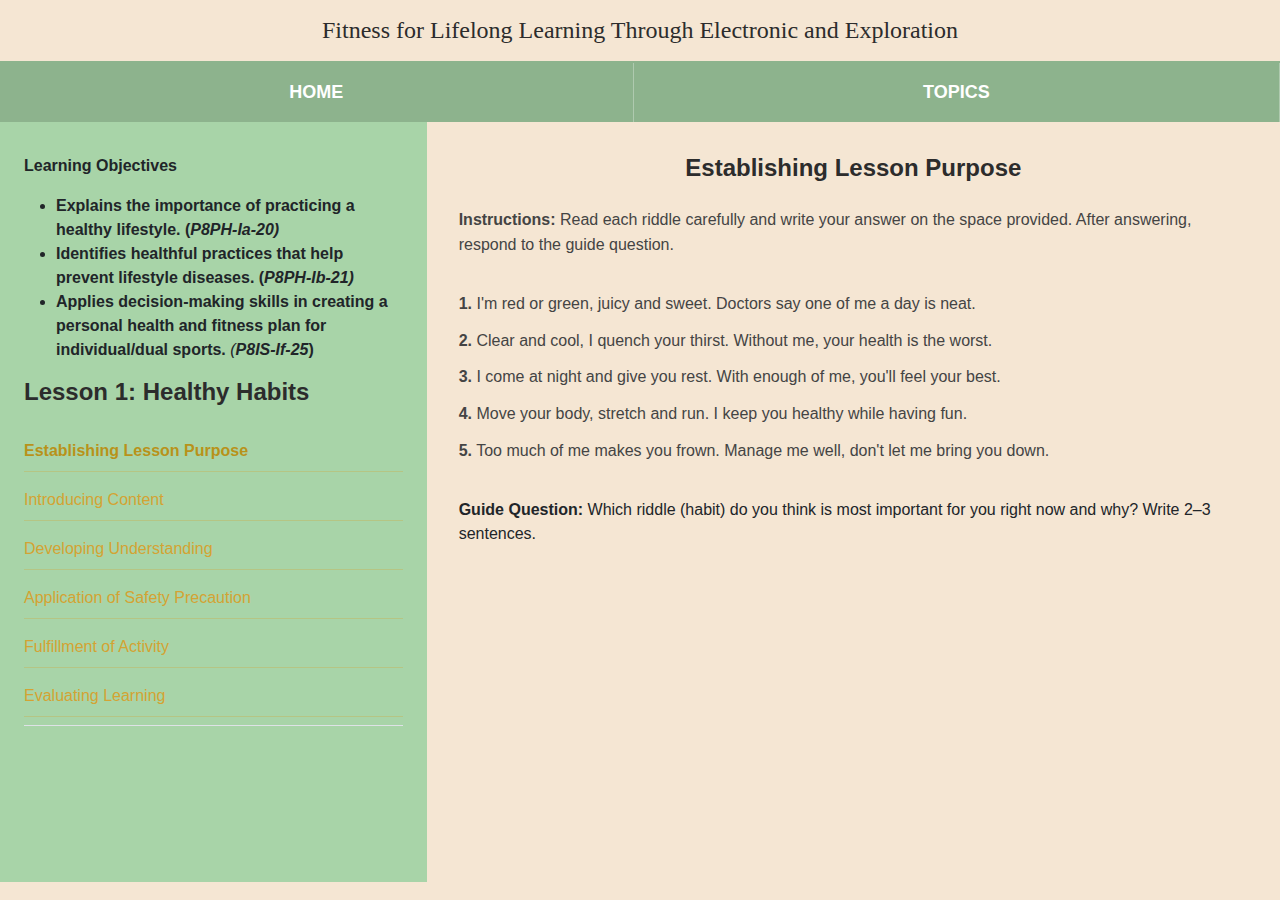
<file: lesson-1.html>
<!DOCTYPE html>
<html lang="en">

<head>
    <meta charset="UTF-8">
    <meta name="viewport" content="width=device-width, initial-scale=1.0">
    <title>Lesson 1: Healthy Habits - Fitness for Lifelong Learning</title>
    <link href="https://cdnjs.cloudflare.com/ajax/libs/bootstrap/5.3.2/css/bootstrap.min.css" rel="stylesheet">
    <style>
        body {
            background-color: #f5e6d3;
            font-family: Arial, sans-serif;
            min-height: 100vh;
        }

        /* h1 {
            font-family: "Footlight MT", "Times New Roman", serif;
        } */

        /* Header */
        .header {
            background-color: #f5e6d3;
            padding: 1rem;
            text-align: center;
            border-bottom: 2px solid #8db38d;
        }

        .header-title {
            font-family: "Footlight MT", "Times New Roman", serif;
            font-size: 1.5rem;
            color: #2c2c2c;
            margin: 0;
            font-weight: normal;
        }

        /* Custom Navigation */
        .custom-navbar {
            background-color: #8db38d;
            padding: 0;
        }

        .nav-link#nav-tab {
            color: white !important;
            font-weight: bold;
            font-size: 1.125rem;
            padding: 1rem 2rem !important;
            text-align: center;
            border-right: 1px solid rgba(255, 255, 255, 0.3);
            transition: background-color 0.3s ease;
        }

        .nav-link#nav-tab:hover {
            background-color: rgba(255, 255, 255, 0.1);
            color: white !important;
        }

        .nav-item:last-child .nav-link {
            border-right: none;
        }

        /* Sidebar */
        .sidebar {
            background-color: #a8d4a8;
            min-height: 100%;
            padding: 2rem 1.5rem;
        }

        .lesson-title {
            font-size: 1.5rem;
            font-weight: bold;
            color: #2c2c2c;
            margin-bottom: 1.5rem;
        }

        .lesson-section {
            display: block;
            color: #d4a333;
            text-decoration: none;
            font-size: 1rem;
            margin-bottom: 0.5rem;
            padding: 0.5rem 0;
            border-bottom: 1px solid rgba(212, 163, 51, 0.3);
            transition: color 0.3s ease;
        }

        .lesson-section:hover {
            color: #b8921a;
        }

        .lesson-section.active {
            color: #b8921a;
            font-weight: bold;
        }

        /* Main Content */
        .main-content {
            padding: 2rem;
            background-color: #f5e6d3;
            min-height: calc(100vh - 140px);
        }

        .content-title {
            font-size: 1.5rem;
            font-weight: bold;
            color: #2c2c2c;
            margin-bottom: 1.5rem;
            text-align: center;
        }

        .instructions {
            font-size: 1rem;
            line-height: 1.6;
            color: #444;
            margin-bottom: 2rem;
        }

        .riddle-list {
            font-size: 1rem;
            line-height: 1.8;
            color: #444;
            margin-bottom: 2rem;
        }

        .riddle-item {
            margin-bottom: 0.5rem;
        }

        .guide-question {
            font-size: 1rem;
            line-height: 1.6;
            color: #444;
            margin-bottom: 1.5rem;
        }

        .answer-space {
            background-color: white;
            border: 2px solid #8db38d;
            border-radius: 0.5rem;
            padding: 1rem;
            min-height: 120px;
            width: 100%;
            font-size: 1rem;
            resize: vertical;
        }

        .answer-space:focus {
            outline: none;
            border-color: #6a9f6a;
            box-shadow: 0 0 0 0.2rem rgba(141, 179, 141, 0.25);
        }

        #btn-green {
            background-color: #8db38d;

        }

        .bg-ygreen {
            background-color: #EAFFCF;
        }

        /* Responsive adjustments */
        @media (max-width: 768px) {
            .nav-link {
                font-size: 1rem;
                padding: 0.875rem 1rem !important;
                border-right: none;
                border-bottom: 1px solid rgba(255, 255, 255, 0.3);
            }

            .nav-item:last-child .nav-link {
                border-bottom: none;
            }

            .header-title {
                font-size: 1.2rem;
            }

            .sidebar {
                min-height: auto;
                padding: 1.5rem 1rem;
            }

            .main-content {
                padding: 1.5rem 1rem;
            }

            .lesson-title {
                font-size: 1.3rem;
            }

            .content-title {
                font-size: 1.3rem;
            }
        }
    </style>
</head>

<body>
    <!-- Header -->
    <header class="header">
        <h1 class="header-title">Fitness for Lifelong Learning Through Electronic and Exploration</h1>
    </header>

    <!-- Navigation -->
    <nav class="navbar navbar-expand-md custom-navbar">
        <div class="container-fluid px-0">
            <div class="navbar-nav w-100 d-flex flex-md-row">
                <div class="nav-item flex-fill">
                    <a class="nav-link" id="nav-tab" href="index.html">HOME</a>
                </div>
                <div class="nav-item flex-fill dropdown">
                    <a class="nav-link" id="nav-tab" href="#" role="button" data-bs-toggle="dropdown">TOPICS</a>
                    <ul class="dropdown-menu">
                        <li><a class="dropdown-item" href="lesson-1.html">Lesson 1: Healthy Habits</a></li>
                        <li><a class="dropdown-item" href="#">Lesson 2: Individual & Dual Sports</a></li>
                        <li><a class="dropdown-item" href="#">Lesson 3: Team Sports</a></li>
                    </ul>
                </div>
            </div>
        </div>
    </nav>

    <!-- Main Layout -->
    <div class="container-fluid p-0">
        <div class="row g-0" style="height: 100%;">
            <!-- Sidebar -->
            <div class="col-lg-4 col-xl-4">
                <aside class="sidebar">
                    <p><strong>Learning Objectives</strong></p>
                    <ul>
                        <li><strong>Explains the importance of practicing a healthy lifestyle.
                                (<em>P8PH-Ia-20)</em></strong></li>
                        <li><strong>Identifies healthful practices that help prevent lifestyle diseases.
                                (<em>P8PH-Ib-21)</em></strong></li>
                        <li><strong>Applies decision-making skills in creating a personal health and fitness plan for
                                individual/dual sports.</strong><em> (<strong>P8IS-If-25</strong></em><strong>)</strong>
                        </li>
                    </ul>
                    <h2 class="lesson-title">Lesson 1: Healthy Habits</h2>
                    <nav class="nav nav-tabs flex-column">
                        <a class="lesson-section active" data-bs-toggle="tab" href="#tab1">Establishing Lesson
                            Purpose</a>
                        <a class="lesson-section" data-bs-toggle="tab" href="#tab2">Introducing Content</a>
                        <a class="lesson-section" data-bs-toggle="tab" href="#tab3">Developing Understanding</a>
                        <a class="lesson-section" data-bs-toggle="tab" href="#tab4">Application of Safety Precaution</a>
                        <a class="lesson-section" data-bs-toggle="tab" href="#tab5">Fulfillment of Activity</a>
                        <a class="lesson-section" data-bs-toggle="tab" href="#tab6">Evaluating Learning</a>
                    </nav>
                </aside>
            </div>

            <div class="col-lg-8 col-xl-8">
                <div class="tab-content">
                    <div class="tab-pane fade show active" id="tab1">
                        <main class="main-content">
                            <h1 class="content-title">Establishing Lesson Purpose</h1>

                            <div class="instructions">
                                <strong>Instructions:</strong> Read each riddle carefully and write your answer on the
                                space
                                provided. After answering, respond to the guide question.
                            </div>

                            <div class="riddle-list">
                                <div class="riddle-item"><strong>1.</strong> I'm red or green, juicy and sweet. Doctors
                                    say one
                                    of me a day is neat.</div>
                                <div class="riddle-item"><strong>2.</strong> Clear and cool, I quench your thirst.
                                    Without me,
                                    your health is the worst.</div>
                                <div class="riddle-item"><strong>3.</strong> I come at night and give you rest. With
                                    enough of
                                    me, you'll feel your best.</div>
                                <div class="riddle-item"><strong>4.</strong> Move your body, stretch and run. I keep you
                                    healthy
                                    while having fun.</div>
                                <div class="riddle-item"><strong>5.</strong> Too much of me makes you frown. Manage me
                                    well,
                                    don't let me bring you down.</div>
                            </div>

                            <p><strong>Guide Question:</strong> Which riddle (habit) do you think is most important for
                                you
                                right
                                now and why? Write 2&ndash;3 sentences.</p>

                        </main>
                    </div>
                    <div class="tab-pane fade" id="tab2">
                        <main class="main-content">
                            <h1 class="content-title">Introducing Content</h1>

                            <!-- Activity A -->
                            <div class="mb-2">
                                <div class="">
                                    <strong>A. Activity: “Complete the Table”</strong>
                                </div>
                                <div class="">
                                    <p>Instructions: Fill in the table below by writing the habit mentioned in the
                                        riddles and its importance to health.</p>
                                    <div class="table-responsive">
                                        <table class="table table-bordered align-middle">
                                            <thead class="table-secondary">
                                                <tr>
                                                    <th scope="col">Riddle No.</th>
                                                    <th scope="col">Healthy Habit</th>
                                                    <th scope="col">Why is it important?</th>
                                                </tr>
                                            </thead>
                                            <tbody>
                                                <tr>
                                                    <td>1</td>
                                                    <td>Eating Fruits (Apple)</td>
                                                    <td><textarea class="form-control"
                                                            placeholder="Enter importance"></textarea></td>
                                                </tr>
                                                <tr>
                                                    <td>2</td>
                                                    <td>Drinking Water</td>
                                                    <td><textarea class="form-control"
                                                            placeholder="Enter importance"></textarea></td>
                                                </tr>
                                                <tr>
                                                    <td>3</td>
                                                    <td>Sleeping Enough</td>
                                                    <td><textarea class="form-control"
                                                            placeholder="Enter importance"></textarea></td>
                                                </tr>
                                                <tr>
                                                    <td>4</td>
                                                    <td>Exercising</td>
                                                    <td><textarea class="form-control"
                                                            placeholder="Enter importance"></textarea></td>
                                                </tr>
                                                <tr>
                                                    <td>5</td>
                                                    <td>Managing Stress</td>
                                                    <td><textarea class="form-control"
                                                            placeholder="Enter importance"></textarea></td>
                                                </tr>
                                            </tbody>
                                        </table>
                                    </div>
                                </div>
                            </div>

                            <!-- Activity B -->
                            <div class="mb-3">
                                <div class="">
                                    <strong>B. Activity: “Rank the Habits”</strong>
                                </div>
                                <div class="">
                                    <p>Instructions: Rank the five habits from 1 (most important for you right now) to 5
                                        (least important for you right now). After ranking, write 2–3 sentences
                                        explaining why you chose your top habit.</p>

                                    <form>

                                        <div class="mb-3">
                                            <textarea class="form-control" rows="6"
                                                placeholder="Write your answers here..."></textarea>
                                        </div>
                                        <button type="submit" class="btn text-white w-100" id="btn-green">Submit
                                            Answers</button>
                                    </form>
                                </div>
                            </div>
                        </main>
                    </div>
                    <div class="tab-pane fade" id="tab3">
                        <main class="main-content">
                            <h1 class="content-title">Developing Understanding</h1>

                            <h2 class="text-center mb-5">Healthy Lifestyle</h2>

                            <!-- Introduction -->
                            <div class="mb-4">
                                <div class="">
                                    <p class="lead">
                                        A healthy lifestyle refers to making conscious choices every day that contribute
                                        to physical, mental, and emotional well-being.
                                        It is not limited to avoiding illness but focuses on maintaining balance and
                                        vitality in daily life.
                                        This includes eating nutritious foods, staying physically active, having enough
                                        sleep, and practicing stress management.
                                        By adopting healthy habits, individuals can improve their overall quality of
                                        life and prevent long-term health risks.
                                    </p>
                                </div>
                            </div>

                            <!-- Components -->
                            <div class="card mb-4">
                                <div class="card-header text-dark bg-ygreen">
                                    <h4 class="mb-0">Components of a Healthy Lifestyle</h4>
                                </div>
                                <div class="card-body">
                                    <ul class="list-group list-group-flush">
                                        <li class="list-group-item"><strong>Balanced diet and proper nutrition:</strong>
                                            Eating a variety of foods rich in vitamins, minerals, and essential
                                            nutrients helps fuel the body and supports growth and repair.</li>
                                        <li class="list-group-item"><strong>Regular physical activity:</strong> Exercise
                                            strengthens the heart, muscles, and bones while improving endurance,
                                            flexibility, and coordination.</li>
                                        <li class="list-group-item"><strong>Adequate sleep:</strong> Resting 7–9 hours
                                            every night allows the body to recharge, supports memory, and enhances
                                            concentration.</li>
                                        <li class="list-group-item"><strong>Good personal hygiene:</strong> Proper
                                            hygiene practices such as handwashing and dental care help prevent
                                            infections and diseases.</li>
                                        <li class="list-group-item"><strong>Stress management and relaxation:</strong>
                                            Taking time for hobbies, meditation, or simple breathing exercises lowers
                                            stress and improves emotional well-being.</li>
                                        <li class="list-group-item"><strong>Avoiding harmful habits:</strong> Limiting
                                            or avoiding smoking, excessive alcohol, and junk food reduces the risk of
                                            chronic diseases.</li>
                                    </ul>
                                </div>
                            </div>

                            <!-- Benefits -->
                            <div class="card mb-4">
                                <div class="card-header text-dark bg-ygreen">
                                    <h4 class="mb-0">Benefits of a Healthy Lifestyle</h4>
                                </div>
                                <div class="card-body">
                                    <ul class="list-group list-group-flush">
                                        <li class="list-group-item"><strong>Stronger immune system:</strong> Healthy
                                            eating and exercise boost the body’s defense against illnesses.</li>
                                        <li class="list-group-item"><strong>Better focus and productivity:</strong>
                                            Proper rest and nutrition improve mental clarity and efficiency in studies
                                            and work.</li>
                                        <li class="list-group-item"><strong>Improved mood and mental health:</strong>
                                            Exercise and good sleep reduce anxiety and depression while promoting
                                            positive feelings.</li>
                                        <li class="list-group-item"><strong>Reduced risk of chronic diseases:</strong> A
                                            balanced lifestyle lowers the chances of developing diabetes, heart disease,
                                            and obesity.</li>
                                        <li class="list-group-item"><strong>Enhanced physical performance:</strong>
                                            Energy and stamina improve, making daily tasks and sports easier and more
                                            enjoyable.</li>
                                        <li class="list-group-item"><strong>Longer and healthier life:</strong>
                                            Consistent healthy choices add quality years to life, supporting
                                            independence and vitality even in old age.</li>
                                    </ul>
                                </div>
                            </div>

                            <!-- Daily Habits -->
                            <div class="card mb-4">
                                <div class="card-header text-dark bg-ygreen">
                                    <h4 class="mb-0">Healthy Habits to Practice Daily</h4>
                                </div>
                                <div class="card-body">
                                    <ul class="list-group list-group-flush">
                                        <li class="list-group-item"><strong>Eat fruits and vegetables:</strong> These
                                            provide essential vitamins, minerals, and fiber that protect the body from
                                            diseases.</li>
                                        <li class="list-group-item"><strong>Drink enough water:</strong> Staying
                                            hydrated helps regulate body temperature, improves digestion, and prevents
                                            fatigue.</li>
                                        <li class="list-group-item"><strong>Get 7–9 hours of sleep:</strong> Adequate
                                            sleep supports brain function, boosts mood, and restores energy levels.</li>
                                        <li class="list-group-item"><strong>Exercise regularly:</strong> Engaging in at
                                            least 30 minutes of moderate physical activity daily strengthens the body
                                            and prevents weight gain.</li>
                                        <li class="list-group-item"><strong>Practice mindfulness or relaxation:</strong>
                                            Techniques such as meditation, journaling, or deep breathing help manage
                                            stress.</li>
                                        <li class="list-group-item"><strong>Stay socially connected:</strong> Healthy
                                            relationships with family and friends provide emotional support and reduce
                                            loneliness.</li>
                                    </ul>
                                </div>
                            </div>

                            <!-- Lifestyle and Sports -->
                            <div class="card">
                                <div class="card-header text-dark bg-ygreen">
                                    <h4 class="mb-0">Healthy Lifestyle and Sports</h4>
                                </div>
                                <div class="card-body">
                                    <p>
                                        A healthy lifestyle creates the foundation for active participation in sports.
                                        When individuals eat well, sleep properly, and stay fit, they improve their
                                        endurance, strength, and concentration—qualities that are essential in sports
                                        performance.
                                        Sports, in turn, reinforce these habits by encouraging discipline, teamwork, and
                                        perseverance.
                                    </p>
                                </div>
                            </div>


                        </main>
                    </div>
                    <div class="tab-pane fade" id="tab4">
                        <main class="main-content">
                            <h1 class="content-title">Application of Safety Precaution</h1>

                            <!-- Activity Instructions -->
                            <div class="mb-3">
                                <div class="">
                                    <strong>Activity: “Safe and Healthy Checklist”</strong>
                                </div>
                                <div class="">
                                    <p>
                                        <strong>Instructions:</strong> Read each scenario carefully. Write the correct
                                        safety precaution that should be practiced to maintain a healthy lifestyle.
                                    </p>
                                    <p class="text-muted">
                                        <em>(Tagalog: Basahin nang mabuti ang bawat sitwasyon. Isulat ang tamang
                                            pag-iingat na dapat gawin upang mapanatili ang malusog na pamumuhay.)</em>
                                    </p>
                                </div>
                            </div>

                            <!-- Checklist Table -->
                            <div class="">
                                <div class="">
                                    <div class="table-responsive">
                                        <table class="table table-bordered align-middle">
                                            <thead class="table-secondary">
                                                <tr>
                                                    <th scope="col">Scenario</th>
                                                    <th scope="col">Safety Precaution</th>
                                                </tr>
                                            </thead>
                                            <tbody>
                                                <tr>
                                                    <td>Eating Fruits/Vegetables</td>
                                                    <td><input type="text" class="form-control"
                                                            placeholder="Enter safety precaution"></td>
                                                </tr>
                                                <tr>
                                                    <td>Doing Exercise</td>
                                                    <td><input type="text" class="form-control"
                                                            placeholder="Enter safety precaution"></td>
                                                </tr>
                                                <tr>
                                                    <td>Sleeping and Resting</td>
                                                    <td><input type="text" class="form-control"
                                                            placeholder="Enter safety precaution"></td>
                                                </tr>
                                                <tr>
                                                    <td>Managing Stress</td>
                                                    <td><input type="text" class="form-control"
                                                            placeholder="Enter safety precaution"></td>
                                                </tr>
                                                <tr>
                                                    <td>Drinking Water</td>
                                                    <td><input type="text" class="form-control"
                                                            placeholder="Enter safety precaution"></td>
                                                </tr>
                                                <tr>
                                                    <td>Personal Hygiene</td>
                                                    <td><input type="text" class="form-control"
                                                            placeholder="Enter safety precaution"></td>
                                                </tr>
                                            </tbody>
                                        </table>
                                    </div>
                                    <button type="button" class="btn w-100 text-white" id="btn-green">Submit
                                        Answers</button>
                                </div>
                            </div>

                        </main>
                    </div>
                    <div class="tab-pane fade" id="tab5">
                        <main class="main-content">
                            <h1 class="content-title">Fulfillment of Activity</h1>

                            <!-- Instructions -->
                            <strong>Activity: “My Healthy and Safe Daily Plan”</strong>
                            <p>
                                <strong>Instructions:</strong> Using the checklist you created in Part 1, design
                                your one-day healthy lifestyle plan.
                                Include your meals, exercise, sleep schedule, and stress-relief activity. Be
                                sure to apply safety precautions in each.
                            </p>
                            <p class="text-muted">
                                <em>(Panuto: Gamitin ang checklist na ginawa mo sa Bahagi 1 upang bumuo ng isang
                                    planong pang-isang araw na malusog na pamumuhay.
                                    Isama ang iyong pagkain, ehersisyo, oras ng pagtulog, at gawain para maibsan
                                    ang stress.
                                    Siguraduhin na may pag-iingat na kasama sa bawat isa.)</em>
                            </p>
                            <form>
                                <div class="card mb-3">
                                    <div class="card-body">
                                        <div class="mb-3">
                                            <label class="form-label"><strong>Meals:</strong></label>
                                            <input type="text" class="form-control"
                                                placeholder="Enter your planned meals">
                                        </div>
                                        <div class="mb-3">
                                            <label class="form-label"><strong>Exercise:</strong></label>
                                            <input type="text" class="form-control"
                                                placeholder="Enter your planned exercise">
                                        </div>
                                        <div class="mb-3">
                                            <label class="form-label"><strong>Sleep Schedule:</strong></label>
                                            <input type="text" class="form-control"
                                                placeholder="Enter your sleep schedule">
                                        </div>
                                        <div class="mb-3">
                                            <label class="form-label"><strong>Stress-relief Activity:</strong></label>
                                            <input type="text" class="form-control"
                                                placeholder="Enter your stress-relief activity">
                                        </div>

                                    </div>



                                </div>
                                <button type="submit" class="btn w-100 text-white" id="btn-green">Submit
                                    Answers</button>
                            </form>
                        </main>
                    </div>
                    <div class="tab-pane fade" id="tab6">
                        <main class="main-content">
                            <h1 class="content-title">Evaluating Learning</h1>

                            <h4 class="mb-4">Quiz on Healthy Lifestyle</h4>

                            <!-- Multiple Choice Section -->
                            <div class="card mb-4">
                                <div class="card-header bg-ygreen text-dark">
                                    Multiple Choice (1–5)
                                </div>
                                <div class="card-body">
                                    <form>
                                        <div class="mb-3">
                                            <label class="form-label">1. A healthy lifestyle is mainly about:</label>
                                            <div>
                                                <div class="form-check"><input class="form-check-input" type="radio"
                                                        name="q1" id="q1a"><label class="form-check-label" for="q1a">a)
                                                        Avoiding illness only</label></div>
                                                <div class="form-check"><input class="form-check-input" type="radio"
                                                        name="q1" id="q1b"><label class="form-check-label" for="q1b">b)
                                                        Making conscious choices for overall well-being</label></div>
                                                <div class="form-check"><input class="form-check-input" type="radio"
                                                        name="q1" id="q1c"><label class="form-check-label" for="q1c">c)
                                                        Doing sports alone</label></div>
                                                <div class="form-check"><input class="form-check-input" type="radio"
                                                        name="q1" id="q1d"><label class="form-check-label" for="q1d">d)
                                                        Sleeping more than 12 hours daily</label></div>
                                            </div>
                                        </div>

                                        <div class="mb-3">
                                            <label class="form-label">2. Which of the following is NOT a component of a
                                                healthy lifestyle?</label>
                                            <div>
                                                <div class="form-check"><input class="form-check-input" type="radio"
                                                        name="q2" id="q2a"><label class="form-check-label" for="q2a">a)
                                                        Balanced diet</label></div>
                                                <div class="form-check"><input class="form-check-input" type="radio"
                                                        name="q2" id="q2b"><label class="form-check-label" for="q2b">b)
                                                        Regular physical activity</label></div>
                                                <div class="form-check"><input class="form-check-input" type="radio"
                                                        name="q2" id="q2c"><label class="form-check-label" for="q2c">c)
                                                        Stress management</label></div>
                                                <div class="form-check"><input class="form-check-input" type="radio"
                                                        name="q2" id="q2d"><label class="form-check-label" for="q2d">d)
                                                        Skipping meals</label></div>
                                            </div>
                                        </div>

                                        <div class="mb-3">
                                            <label class="form-label">3. How many hours of sleep are recommended for
                                                most people to stay healthy?</label>
                                            <div>
                                                <div class="form-check"><input class="form-check-input" type="radio"
                                                        name="q3" id="q3a"><label class="form-check-label" for="q3a">a)
                                                        4–5 hours</label></div>
                                                <div class="form-check"><input class="form-check-input" type="radio"
                                                        name="q3" id="q3b"><label class="form-check-label" for="q3b">b)
                                                        5–6 hours</label></div>
                                                <div class="form-check"><input class="form-check-input" type="radio"
                                                        name="q3" id="q3c"><label class="form-check-label" for="q3c">c)
                                                        7–9 hours</label></div>
                                                <div class="form-check"><input class="form-check-input" type="radio"
                                                        name="q3" id="q3d"><label class="form-check-label" for="q3d">d)
                                                        10–12 hours</label></div>
                                            </div>
                                        </div>

                                        <div class="mb-3">
                                            <label class="form-label">4. Which benefit of a healthy lifestyle improves
                                                focus and efficiency in work or study?</label>
                                            <div>
                                                <div class="form-check"><input class="form-check-input" type="radio"
                                                        name="q4" id="q4a"><label class="form-check-label" for="q4a">a)
                                                        Stronger immune system</label></div>
                                                <div class="form-check"><input class="form-check-input" type="radio"
                                                        name="q4" id="q4b"><label class="form-check-label" for="q4b">b)
                                                        Better focus and productivity</label></div>
                                                <div class="form-check"><input class="form-check-input" type="radio"
                                                        name="q4" id="q4c"><label class="form-check-label" for="q4c">c)
                                                        Improved mood and mental health</label></div>
                                                <div class="form-check"><input class="form-check-input" type="radio"
                                                        name="q4" id="q4d"><label class="form-check-label" for="q4d">d)
                                                        Enhanced physical performance</label></div>
                                            </div>
                                        </div>

                                        <div class="mb-3">
                                            <label class="form-label">5. Which daily habit helps regulate body
                                                temperature, improves digestion, and prevents fatigue?</label>
                                            <div>
                                                <div class="form-check"><input class="form-check-input" type="radio"
                                                        name="q5" id="q5a"><label class="form-check-label" for="q5a">a)
                                                        Exercising regularly</label></div>
                                                <div class="form-check"><input class="form-check-input" type="radio"
                                                        name="q5" id="q5b"><label class="form-check-label" for="q5b">b)
                                                        Drinking enough water</label></div>
                                                <div class="form-check"><input class="form-check-input" type="radio"
                                                        name="q5" id="q5c"><label class="form-check-label" for="q5c">c)
                                                        Sleeping more</label></div>
                                                <div class="form-check"><input class="form-check-input" type="radio"
                                                        name="q5" id="q5d"><label class="form-check-label" for="q5d">d)
                                                        Eating more junk food</label></div>
                                            </div>
                                        </div>
                                    </form>
                                </div>
                            </div>

                            <!-- True or False Section -->
                            <div class="card mb-4">
                                <div class="card-header bg-ygreen text-dark">
                                    True or False (6–8)
                                </div>
                                <div class="card-body">
                                    <div class="mb-3">
                                        <label class="form-label">6. Practicing good personal hygiene helps prevent
                                            infections and diseases.</label>
                                        <div>
                                            <div class="form-check"><input class="form-check-input" type="radio"
                                                    name="q6" id="q6t"><label class="form-check-label"
                                                    for="q6t">True</label></div>
                                            <div class="form-check"><input class="form-check-input" type="radio"
                                                    name="q6" id="q6f"><label class="form-check-label"
                                                    for="q6f">False</label></div>
                                        </div>
                                    </div>
                                    <div class="mb-3">
                                        <label class="form-label">7. Regular exercise has no effect on heart and muscle
                                            strength.</label>
                                        <div>
                                            <div class="form-check"><input class="form-check-input" type="radio"
                                                    name="q7" id="q7t"><label class="form-check-label"
                                                    for="q7t">True</label></div>
                                            <div class="form-check"><input class="form-check-input" type="radio"
                                                    name="q7" id="q7f"><label class="form-check-label"
                                                    for="q7f">False</label></div>
                                        </div>
                                    </div>
                                    <div class="mb-3">
                                        <label class="form-label">8. Staying socially connected with family and friends
                                            contributes to emotional well-being.</label>
                                        <div>
                                            <div class="form-check"><input class="form-check-input" type="radio"
                                                    name="q8" id="q8t"><label class="form-check-label"
                                                    for="q8t">True</label></div>
                                            <div class="form-check"><input class="form-check-input" type="radio"
                                                    name="q8" id="q8f"><label class="form-check-label"
                                                    for="q8f">False</label></div>
                                        </div>
                                    </div>
                                </div>
                            </div>

                            <!-- Short Answer Section -->
                            <div class="card mb-4">
                                <div class="card-header bg-ygreen text-dark">
                                    Short Answer (9–10)
                                </div>
                                <div class="card-body">
                                    <div class="mb-3">
                                        <label class="form-label">9. Give two examples of harmful habits that should be
                                            avoided to maintain a healthy lifestyle.</label>
                                        <textarea class="form-control" rows="2"
                                            placeholder="Write your answer here"></textarea>
                                    </div>
                                    <div class="mb-3">
                                        <label class="form-label">10. How does a healthy lifestyle support sports
                                            participation?</label>
                                        <textarea class="form-control" rows="2"
                                            placeholder="Write your answer here"></textarea>
                                    </div>
                                </div>
                            </div>

                            <!-- Submit -->
                            <button type="submit" class="btn w-100 text-white" id="btn-green">Submit Quiz</button>
                        </main>
                    </div>
                </div>
            </div>

            <!-- Main Content -->
            <!-- <div class="col-lg-8 col-xl-8">
                <div class="tab-content">
                    <div class="container tab-pane active" id="tab1">
                        
                    </div>

                    <div class="container tab-pane fade" id="tab2">
                        
                    </div>

                    <div class="container tab-pane fade" id="tab3">
                        
                    </div>

                    <div class="container tab-pane fade" id="tab4">
                        
                    </div>
                </div>
            </div> -->
        </div>
    </div>

    <!-- Bootstrap JS -->
    <script src="https://cdnjs.cloudflare.com/ajax/libs/bootstrap/5.3.2/js/bootstrap.bundle.min.js"></script>
</body>

</html>
</file>
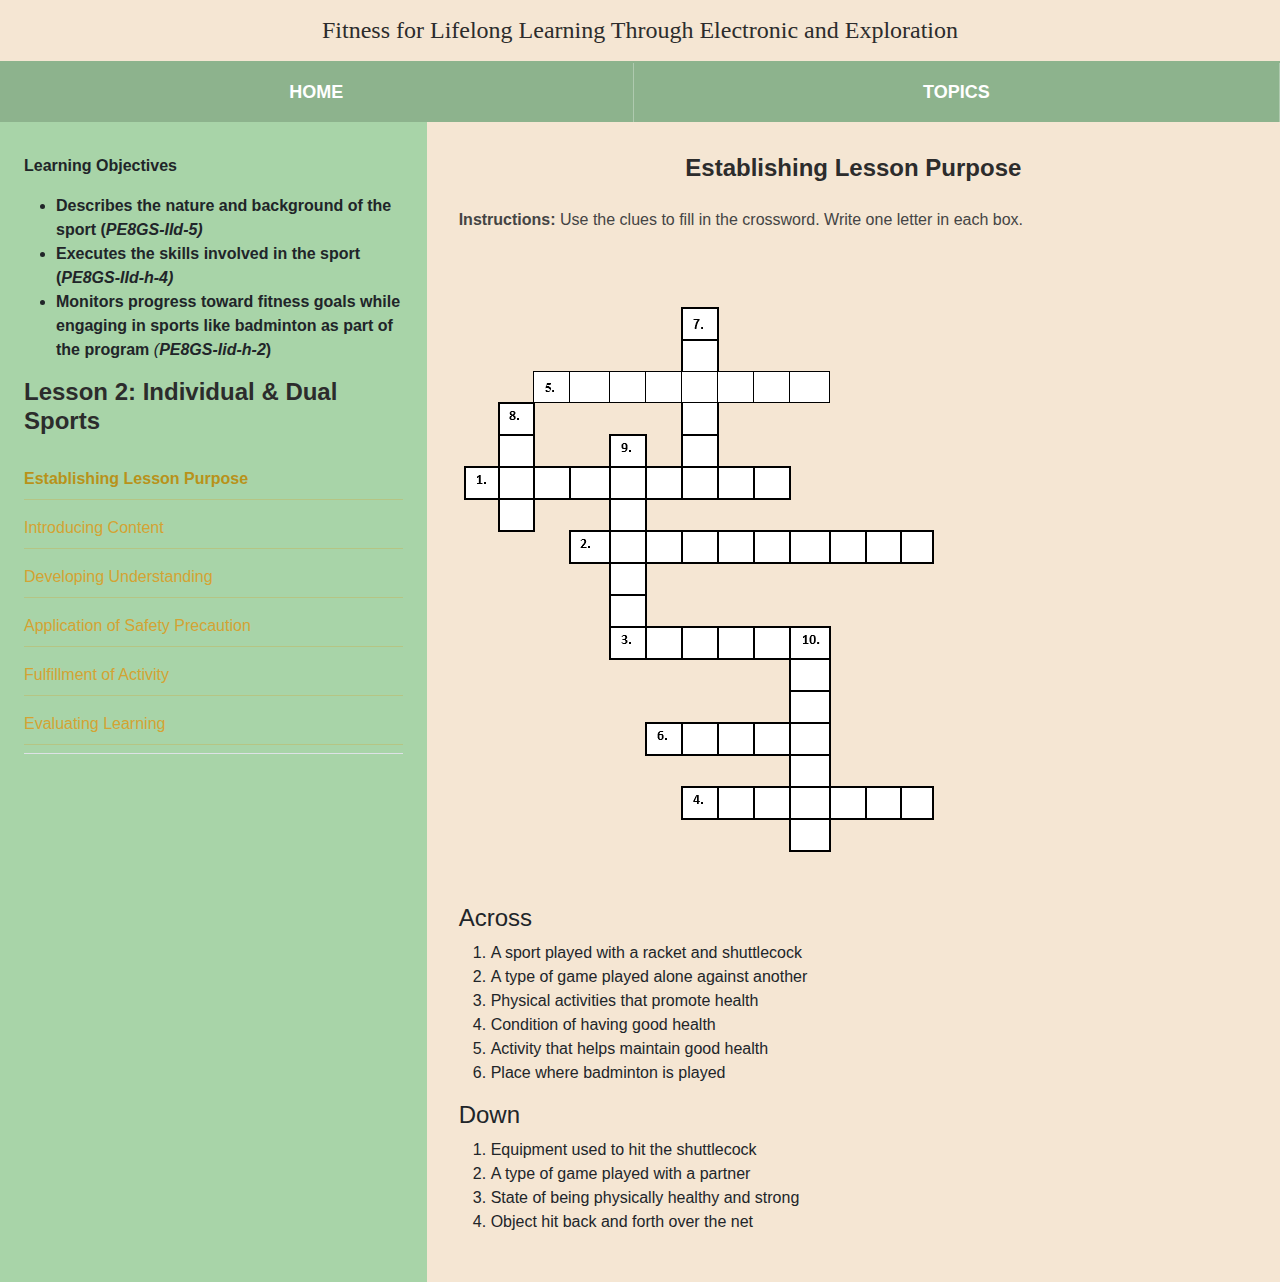
<file: lesson-2.html>
<!DOCTYPE html>
<html lang="en">

<head>
    <meta charset="UTF-8">
    <meta name="viewport" content="width=device-width, initial-scale=1.0">
    <title>Lesson 2: Individual & Dual Sports - Fitness for Lifelong Learning</title>
    <link href="https://cdnjs.cloudflare.com/ajax/libs/bootstrap/5.3.2/css/bootstrap.min.css" rel="stylesheet">
    <link rel="stylesheet" href="css/lessons.css">
</head>

<body>
    <!-- Header -->
    <header class="header">
        <h1 class="header-title">Fitness for Lifelong Learning Through Electronic and Exploration</h1>
    </header>

    <!-- Navigation -->
    <nav class="navbar navbar-expand-md custom-navbar">
        <div class="container-fluid px-0">
            <div class="navbar-nav w-100 d-flex flex-md-row">
                <div class="nav-item flex-fill">
                    <a class="nav-link" id="nav-tab" href="index.html">HOME</a>
                </div>
                <div class="nav-item flex-fill dropdown">
                    <a class="nav-link" id="nav-tab" href="#" role="button" data-bs-toggle="dropdown">TOPICS</a>
                    <ul class="dropdown-menu">
                        <li><a class="dropdown-item" href="lesson-1.html">Lesson 1: Healthy Habits</a></li>
                        <li><a class="dropdown-item" href="lesson-2.html">Lesson 2: Individual & Dual Sports</a></li>
                    </ul>
                </div>
            </div>
        </div>
    </nav>

    <!-- Main Layout -->
    <div class="container-fluid p-0">
        <div class="row g-0" style="height: 100%;">
            <!-- Sidebar -->
            <div class="col-lg-4 col-xl-4">
                <aside class="sidebar">
                    <p><strong>Learning Objectives</strong></p>
                    <ul>
                        <li><strong>Describes the nature and background of the sport
                                (<em>PE8GS-IId-5)</em></strong></li>
                        <li><strong>Executes the skills involved in the sport
                                (<em>PE8GS-IId-h-4)</em></strong></li>
                        <li><strong>Monitors progress toward fitness goals while engaging in sports like badminton as
                                part of the program</strong><em> (<strong>PE8GS-Iid-h-2</strong></em><strong>)</strong>
                        </li>
                    </ul>
                    <h2 class="lesson-title">Lesson 2: Individual & Dual Sports</h2>
                    <nav class="nav nav-tabs flex-column">
                        <a class="lesson-section active" data-bs-toggle="tab" href="#tab1">Establishing Lesson
                            Purpose</a>
                        <a class="lesson-section" data-bs-toggle="tab" href="#tab2">Introducing Content</a>
                        <a class="lesson-section" data-bs-toggle="tab" href="#tab3">Developing Understanding</a>
                        <a class="lesson-section" data-bs-toggle="tab" href="#tab4">Application of Safety Precaution</a>
                        <a class="lesson-section" data-bs-toggle="tab" href="#tab5">Fulfillment of Activity</a>
                        <a class="lesson-section" data-bs-toggle="tab" href="#tab6">Evaluating Learning</a>
                    </nav>
                </aside>
            </div>

            <div class="col-lg-8 col-xl-8">
                <div class="tab-content">
                    <div class="tab-pane fade show active" id="tab1">
                        <main class="main-content">
                            <h1 class="content-title">Establishing Lesson Purpose</h1>

                            <div class="instructions">
                                <strong>Instructions:</strong> Use the clues to fill in the crossword. Write one letter
                                in each box.
                            </div>

                            <img src="img/lesson-2-crossword.png" alt="" class="img-fluid">

                            <h4>Across</h4>
                            <ol>
                                <li>A sport played with a racket and shuttlecock</li>
                                <li>A type of game played alone against another</li>
                                <li>Physical activities that promote health</li>
                                <li>Condition of having good health</li>
                                <li>Activity that helps maintain good health</li>
                                <li>Place where badminton is played</li>
                            </ol>

                            <h4>Down</h4>
                            <ol>
                                <li>Equipment used to hit the shuttlecock</li>
                                <li>A type of game played with a partner</li>
                                <li>State of being physically healthy and strong</li>
                                <li>Object hit back and forth over the net</li>
                            </ol>
                        </main>
                    </div>
                    <div class="tab-pane fade" id="tab2">
                        <main class="main-content">
                            <h1 class="content-title">Introducing Content</h1>

                            <h2 class="mb-3">Reflective Journal Activity: “My First Thoughts”</h2>
                            <p><strong>Instructions:</strong> In 3–5 sentences, reflect on the following questions in
                                your notebook:</p>

                            <ol>
                                <li>Among the words in the crossword, which one do you connect with most, and why?</li>
                                <li>Have you ever tried playing badminton or watched someone play? What did you notice
                                    about the game?</li>
                                <li>Do you prefer playing alone (individual) or with a partner (dual)? Why?</li>
                                <li>How do you think badminton can help improve your health and lifestyle?</li>
                                <li>What personal goals would you like to achieve if you join badminton, either as
                                    singles or doubles?</li>
                            </ol>
                        </main>
                    </div>
                    <div class="tab-pane fade" id="tab3">
                        <main class="main-content">
                            <h1 class="content-title">Developing Understanding</h1>

                            <h2 class="mb-3 text-center">Individual and Dual Sports: Badminton</h2>

                            <p>
                                Badminton is a tennis-like game played with light stroke rackets that are used to strike
                                a shuttlecock (a feather cork missile) back and forth, before it hits the ground across
                                a high net within a rectangular court. It is also a court play that can be played either
                                singles or doubles, by men, women or mixed pairs, either indoors or on outdoor courts as
                                a fun game.
                            </p>

                            <h4 class="mt-4">History of Badminton</h4>
                            <p>
                                Badminton originated from the ancient civilizations of Europe mainly in England. It was
                                brought to England about 1870 by British army officers stationed in India. Badminton is
                                an ancient game known as Battledore (bat or paddle) and Shuttlecock originated more than
                                2000 years ago. The game was learned in India as “poona”. Battledore and Shuttlecock
                                were simply played by two people hitting a shuttlecock backwards and forwards with a
                                simple bat as many times as they could without allowing it to hit the ground.
                            </p>

                            <div class="table-responsive">
                                <table class="table table-bordered table-striped align-middle">
                                    <thead class="table-light">
                                        <tr>
                                            <th scope="col">Term</th>
                                            <th scope="col">Meaning / Note</th>
                                        </tr>
                                    </thead>
                                    <tbody>
                                        <tr>
                                            <td>Singles</td>
                                            <td>A match between two players (one vs one)</td>
                                        </tr>
                                        <tr>
                                            <td>Doubles</td>
                                            <td>A match between two pairs (two vs two)</td>
                                        </tr>
                                        <tr>
                                            <td>Shuttlecock</td>
                                            <td>The projectile (commonly “shuttle”) players hit back and forth</td>
                                        </tr>
                                        <tr>
                                            <td>Racket</td>
                                            <td>The instrument players use to hit the shuttlecock</td>
                                        </tr>
                                        <tr>
                                            <td>Court</td>
                                            <td>The playing area, including lines for singles/doubles</td>
                                        </tr>
                                        <tr>
                                            <td>Serve / Server</td>
                                            <td>The act of putting the shuttlecock into play / the player doing it</td>
                                        </tr>
                                        <tr>
                                            <td>Net Play</td>
                                            <td>Shots near the net (drop, net kill)</td>
                                        </tr>
                                        <tr>
                                            <td>Clear</td>
                                            <td>A shot sending the shuttle high and deep to the back court</td>
                                        </tr>
                                        <tr>
                                            <td>Smash</td>
                                            <td>A powerful downward shot aimed near the opponent’s court</td>
                                        </tr>
                                    </tbody>
                                </table>
                            </div>
                            <h4 class="mt-3">Facilities And Equipment</h4>

                            <img src="img/lesson-2-1.png" alt="" width="300px" class="float-end img-fluid">
                            <p>
                                <strong>Badminton racket</strong> is quite light and can be made of wood, aluminum,
                                metal or synthetic
                                material such as graphite of carbon. A badminton racket weighs roughly 98-100 grams and
                                68 cm in length. Most strings are made of synthetic such as nylon but world class
                                players use lamb. String diameter ranges from 19-22 gauge. Most competitive players
                                prefer 21 to 22 gauge string at 14 to 15 pounds of tension, that provides power and
                                control. For school and recreational use, with 20 gauge string at a tension of 12 to 13
                                pounds is adequate.
                            </p>

                            <h4 class="mt-3">The Section of the Badminton Racket:</h4>
                            <ol type="a">
                                <li>Stringed area - is intended to hit the shuttle.</li>
                                <li>Head - bound the stringed area.</li>
                                <li>Throat - (if present) connects the shaft of the head.</li>
                                <li>Shaft - connects the handle to the head.</li>
                                <li>Handle - is intended for a player’s grip.</li>
                                <li>Butt - is located at the tip of the handle.</li>
                                <li>Frame - includes head, the throat, shaft, and the handle. It is
                                    no more than 680mm (2 ft. ¼ inches) or wider than 9 inches.</li>
                            </ol>

                            <img src="img/lesson-2-2.jpg" alt="" width="200px" class="img-fluid float-end">
                            <h4 class="mt-3">Shuttlecock</h4>
                            <p>
                                is the official name given the shuttle of bird. It is made up of 14-16 goose
                                feathers and is firmly in a leather-covered cork head. It weighs from 4.74–5.50 g.
                            </p>

                            <br><br><br><br><br>
                            <h4 class="mt-3">Badminton Court</h4>
                            <img src="img/lesson-2-3.png" alt="" width="300px" class="img-fluid float-end">
                            <ul>
                                <li>Rectangular and divided into halves by a net.</li>
                                <li>A court is marked with side lines (singles and doubles), long service lines
                                    (single/back boundary and for doubles), short service lines, and center lines
                                    (service) including left and right service courts.</li>
                                <li>Measurements:
                                    <ol type="a">
                                        <li>Width for Singles - 5.18 m (17 ft.)</li>
                                        <li>Width for Doubles - 6.1 m (20 ft.)</li>
                                        <li>Full length of the court - 13.4 m (44 ft.)</li>
                                        <li>Distance of short service lines away from the net – 1.98 m (6 ft, 6 inches)
                                        </li>
                                        <li>Distance of long service lines away from back boundary lines - 0.76 m (2 ft,
                                            6
                                            inches)</li>
                                    </ol>
                                </li>
                            </ul>

                            <img src="img/lesson-2-4.jpg" alt="" width="200px" class="img-fluid float-end">
                            <h4 class="mt-3">Posts</h4>
                            <ul>
                                <li>The post should stand 1.55m (5ft. 1in) in height from the surface of the court. They
                                    must be placed on the double sidelines.</li>
                            </ul>

                            <br><br><br><br><br>
                            <img src="img/lesson-2-5.jpg" alt="" width="200px" class="img-fluid float-end">
                            <h4 class="mt-3">Net</h4>
                            <ul>
                                <li>The height from the floor is 5ft. (1.524m) in the center and 5ft 1in (1.55m) at the
                                    post. A measuring rod, 5ft long, should be kept by the umpire’s chair to facilitate
                                    regular testing.</li>
                            </ul>

                            <br><br><br>
                            <h4 class="mt-3">Strokes in Badminton</h4>
                            <img src="img/lesson-2-6.png" alt="" width="200px" class="img-fluid float-end">
                            <p><strong>Forehand Stroke</strong> - all shots played on the racket right side of the body.
                                Applies the shake hand style. </p>
                            <br><br><br><br><br>
                            <img src="img/lesson-2-7.png" alt="" width="200px" class="img-fluid float-end">
                            <p><strong>Backhand Stroke</strong> - all shots played on non-racket left side of the body.
                                Applies the grip style. </p>

                            <br><br><br>
                            <h4 class="mt-4">Basic Rules of the Game</h4>

                            <h5 class="mt-3">1. Players</h5>
                            <ol type="a">
                                <li>“Player” applies to all those taking part in the match.</li>
                                <li>The game shall be played, in the case of doubles, by two players a side, or in
                                    the case of singles, by one player a side.</li>
                                <li>The side having the right to serve shall be called the serving side and the
                                    opposing side shall be called the receiving side.</li>
                            </ol>

                            <h5>2. Toss</h5>
                            <ol type="a">
                                <li>Before commencing the play, the opposing sides shall toss a coin, spin a racket,
                                    or toss a shuttle, to determine who shall exercise the choice in either Rule 1 or
                                    Rule 2. <br>
                                    <strong>Rule 1:</strong> To serve first <br>
                                    <strong>Rule 2:</strong> To choose the side of the court.
                                </li>
                            </ol>

                            <h5>3. Scoring System</h5>
                            <p>The rally point system is used in scoring the badminton game which means any fault
                                committed by the serving or receiving team gains point.</p>
                            <ol type="a">
                                <li>A match consists of the best 3 games of 21 points.</li>
                                <li>Every time there is a serve – there is a point scored.</li>
                                <li>The side winning a rally adds a point to its score.</li>
                                <li>At 20 all, the side which gains a 2 point lead first, wins that game.</li>
                                <li>At 29 all, the side scoring the 30th point, wins that game.</li>
                                <li>The side winning a game serves first in the next game.</li>
                            </ol>

                            <h5>4. Serve / Service</h5>
                            <h6>Singles</h6>
                            <ol type="a">
                                <li>The players shall serve their Right respective court, when the server has not
                                    score, or has scored an Even number of point in that game.</li>
                                <li>The players shall serve their Left respective court, when the server has not
                                    score, or has scored an Odd number of point in that game.</li>
                            </ol>

                            <h6>Doubles</h6>
                            <ol type="a">
                                <li>At the start of the game and each time a side gains the right to serve, the
                                    service shall be delivered from the right service court.</li>
                                <li>Only the receiver shall return the service; should the shuttle touch or is hit by
                                    the receiver’s partner, the serving side scores a point.</li>
                                <li>
                                    <ol type="1">
                                        <li>After the service is returned, the shuttle is hit by either player of the
                                            serving side, and then by either players of the receiving side, and so on,
                                            until the shuttle ceases to be hit in play. </li>
                                        <li>After the service is returned, the player may hit the shuttle from any
                                            position on that player’s side of the net. </li>
                                    </ol>
                                </li>
                                <li>In the first half-inning, the first team to serve is entitled for only one
                                    service or simply called as “one down initial service.” Thereafter, the partners
                                    will change service after they lose a rally.</li>
                                <li>The server changes courts after every point his team wins. The receiving side
                                    does not change courts.</li>
                                <li>The winning team serves first in the next game. In double matches, either player
                                    of the winning side may serve first in the next game and either player of the losing
                                    side may be positioned in the right court to receive.</li>
                            </ol>

                            <h5>5. Service Court Errors</h5>
                            <ol type="a">
                                <li>A service court error is made when player:
                                    <ol type="1">
                                        <li>Has served out of turn.</li>
                                        <li>Has served from the wrong service court; or</li>
                                        <li>Standing in the wrong service court, was prepared to receive the service
                                            and it had been delivered.</li>
                                    </ol>
                                </li>
                                <li>When a service court has been made, then:
                                    <ol type="1">
                                        <li>If the error is discovered before the next service is delivered, it is a
                                            “let” unless only one side was at fault and lost the rally, in which case
                                            the error shall not be corrected.</li>
                                        <li>If the error is not discovered before the next service is delivered, the
                                            error shall not be corrected.</li>
                                    </ol>
                                </li>
                            </ol>

                            <h5>6. Faults</h5>
                            <ol type="a">
                                <li>If the service is not corrected.</li>
                                <li>If the server, in attempting to serve, misses the shuttle.</li>
                                <li>If after passing over the net on service, the shuttle is caught in or on the net.
                                </li>
                                <li>If in play, the shuttle:
                                    <ol type="1">
                                        <li>Lands outside the boundaries of the court.</li>
                                        <li>Passes through or under the net.</li>
                                        <li>Fails to pass the net.</li>
                                        <li>Touches the roof, ceiling or side walls.</li>
                                        <li>Touches the person or dress of a player.</li>
                                        <li>Touches any object, or person outside the immediate surroundings of the
                                            court.</li>
                                    </ol>
                                </li>
                                <li>If the shuttle is in play, a player:
                                    <ol type="1">
                                        <li>If any player deliberately distracts an opponent by any action such as
                                            shouting or making gestures.</li>
                                    </ol>
                                </li>
                                <li>If in play, the shuttle:
                                    <ol type="1">
                                        <li>Is caught and held on the racket and then slung during the execution of a
                                            stroke.</li>
                                        <li>Is hit twice in succession by the same player with two strokes.</li>
                                        <li>Is hit by a player and the player’s partner successively.</li>
                                    </ol>
                                </li>
                            </ol>

                        </main>
                    </div>
                    <div class="tab-pane fade" id="tab4">
                        <main class="main-content">
                            <h1 class="content-title">Application of Safety Precaution</h1>

                            <!-- Activity Instructions -->
                            <div class="mb-3">
                                <div class="">
                                    <strong>Activity: “Check Before You Play”</strong>
                                </div>
                                <div class="">
                                    <p>
                                        <strong>Instructions:</strong> Read the situations below and write whether the
                                        player is practicing SAFE or UNSAFE precaution in sports. If unsafe, rewrite the
                                        sentence to show the correct action.
                                    </p>
                                    <p class="text-muted">
                                        <em>(Tagalog: Basahin ang mga sitwasyon sa ibaba at isulat kung ang manlalaro ay
                                            nagsasagawa ng SAFE o UNSAFE na pag-iingat sa sports. Kung hindi ligtas,
                                            muling isulat ang pangungusap upang maipakita ang tamang aksyon.)</em>
                                    </p>
                                </div>
                            </div>

                            <ol>
                                <li>
                                    Ana drinks water before and after playing badminton.
                                </li>
                                <li>
                                    Mark plays basketball without doing warm-up exercises.
                                </li>
                                <li>
                                    Carla wears proper shoes when running for athletics.
                                </li>
                                <li>
                                    Joshua keeps playing volleyball even though he feels dizzy.
                                </li>
                                <li>
                                    Liza ties her shoelaces properly before joining a game.
                                </li>
                            </ol>

                        </main>
                    </div>
                    <div class="tab-pane fade" id="tab5">
                        <main class="main-content">
                            <h1 class="content-title">Fulfillment of Activity</h1>

                            <!-- Instructions -->
                            <strong>Activity: Draw and Label – “Safe Me in Badminton”</strong>
                            <p>
                                <strong>Instructions:</strong>
                            </p>
                            <ol>
                                <li>On a clean sheet of paper, draw a person preparing for or playing badminton.<br>
                                    <em>(Sa malinis na papel, gumuhit ng isang tao na naghahanda o naglalaro ng
                                        badminton.)</em>
                                </li>
                                <li>Show at least five (5) safety precautions in your drawing.<br>
                                    <em>(Ipakita ang hindi bababa sa limang (5) pangkaligtasang pag-iingat sa iyong
                                        guhit.)</em>
                                </li>
                                <li>Label each part of your drawing with the safety precaution it shows.<br>
                                    <em>(Lagyan ng label ang bawat bahagi ng iyong guhit na nagpapakita ng kaukulang
                                        pag-iingat.)</em>
                                </li>
                                <li>After your drawing, write 2–3 sentences explaining why these safety actions are
                                    important when playing badminton.<br>
                                    <em>(Pagkatapos ng iyong guhit, sumulat ng 2–3 pangungusap na nagpapaliwanag kung
                                        bakit mahalaga ang mga aksyong pangkaligtasang ito sa paglalaro ng
                                        badminton.)</em>
                                </li>
                                <li>Refer to the rubric provided below to serve as guide in completing your
                                    activity.<br>
                                    <em>(Gamitin ang rubrik na ibinigay sa ibaba bilang gabay sa pagsasagawa ng iyong
                                        gawain.)</em>
                                </li>
                            </ol>

                            <div class="table-responsive">
                                <table class="table table-bordered align-middle text-center">
                                    <thead class="table-secondary">
                                        <tr>
                                            <th>Criteria</th>
                                            <th>5 – Excellent</th>
                                            <th>3 – Satisfactory</th>
                                            <th>2 – Needs Improvement</th>
                                        </tr>
                                    </thead>
                                    <tbody>
                                        <tr>
                                            <td><strong>Completeness</strong></td>
                                            <td>Shows 5 or more safety precautions with clear labels</td>
                                            <td>Shows 3–4 safety precautions with labels</td>
                                            <td>Shows only 1–2 safety precautions with labels</td>
                                        </tr>
                                        <tr>
                                            <td><strong>Correctness</strong></td>
                                            <td>All safety precautions are accurate and appropriate for badminton</td>
                                            <td>Most precautions are correct (1–2 errors)</td>
                                            <td>Several precautions are inaccurate or missing</td>
                                        </tr>
                                        <tr>
                                            <td><strong>Effort & Neatness</strong></td>
                                            <td>Drawing and labels are clear, organized, and neat</td>
                                            <td>Drawing and labels are understandable but somewhat messy</td>
                                            <td>Drawing and labels are unclear or hard to read</td>
                                        </tr>
                                        <tr>
                                            <td><strong>Explanation</strong></td>
                                            <td>Wrote 2–3 meaningful sentences on importance of safety in badminton</td>
                                            <td>Wrote 1–2 sentences with limited explanation</td>
                                            <td>Explanation is missing or not connected</td>
                                        </tr>
                                    </tbody>
                                </table>
                            </div>

                            <b class="mt-5">References: </b><br>
                            <i style="color: rgba(0, 0, 0, 0.5);">https://www.scribd.com/presentation/558987655/BADMINTON</i>
                        </main>
                    </div>
                    <div class="tab-pane fade" id="tab6">
                        <main class="main-content">
                            <h1 class="content-title">Evaluating Learning</h1>

                            <strong>Instructions: Choose the best answer or complete the statement as
                                instructed.</strong><br><br>

                            <strong>I. Multiple Choice (1–5)</strong>
                            <ol>
                                <li>Which ancient game, played with a bat or paddle and a shuttlecock, is considered the
                                    origin of modern badminton?
                                    <ol type="A">
                                        <li>Shuttle Play</li>
                                        <li>Poona</li>
                                        <li>Battledore and Shuttlecock</li>
                                        <li>Tennis-like Game</li>
                                    </ol>
                                </li>
                                <li>What is the scoring system used in badminton where a point is scored on every serve,
                                    regardless of which side serves?
                                    <ol type="A">
                                        <li>Side-out Scoring</li>
                                        <li>Advantage System</li>
                                        <li>Best of Three Scoring</li>
                                        <li>Rally Point System</li>
                                    </ol>
                                </li>
                                <li>According to the section of the badminton racket, what part is specifically intended
                                    for the player’s grip?
                                    <ol type="A">
                                        <li>Shaft</li>
                                        <li>Throat</li>
                                        <li>Handle</li>
                                        <li>Head</li>
                                    </ol>
                                </li>
                                <li>A standard badminton court for a doubles match is how wide?
                                    <ol type="A">
                                        <li>5.18 meters (17 ft.)</li>
                                        <li>6.1 meters (20 ft.)</li>
                                        <li>13.4 meters (44 ft.)</li>
                                        <li>1.55 meters (5 ft. 1 in)</li>
                                    </ol>
                                </li>
                            </ol>

                            <strong class="mt-4">II. Identification (5–7)</strong>
                            <ol start="5">
                                <li>What is the maximum height of the net at the center of the badminton court? (Provide
                                    the measurement in feet and inches.)<br>
                                </li>
                                <li>A match consists of the best of how many games?<br>
                                </li>
                                <li>What term is used for a powerful downward shot aimed near the opponent's court,
                                    often used to finish a rally?<br>
                                </li>
                            </ol>

                            <strong class="mt-4">III. Scenario & Application (8–10)</strong>
                            <ol start="8">
                                <li><strong>Scenario:</strong> In a singles game, Player A (the server) has a score of
                                    5. From which service court must Player A deliver the serve?
                                    <ol type="A">
                                        <li>Right Service Court</li>
                                        <li>Left Service Court</li>
                                        <li>Anywhere on the court</li>
                                        <li>The court of their choice</li>
                                    </ol>
                                </li>
                                <li><strong>Scenario:</strong> In a doubles match, the serving team has just won the
                                    first rally, making the score 1–0. Who serves next?
                                    <ol type="A">
                                        <li>The same partner on the serving team serves from the left court.</li>
                                        <li>The opposing team gets the serve ("side-out").</li>
                                        <li>The serving partner changes courts and continues to serve.</li>
                                        <li>The receiving partner serves from the right court.</li>
                                    </ol>
                                </li>
                                <li><strong>Scenario:</strong> During a rally, Player B tries to hit the shuttlecock but
                                    misses completely. The shuttle then accidentally hits Player B's partner before
                                    landing out of bounds. What is the correct call?
                                    <ol type="A">
                                        <li>Let (the rally is replayed)</li>
                                        <li>Fault (point goes to the opposing team)</li>
                                        <li>Service Court Error (server loses the point)</li>
                                        <li>Not a Fault (rally continues as the shuttle was missed)</li>
                                    </ol>
                                </li>
                            </ol>
                        </main>
                    </div>
                </div>
            </div>

            <!-- Main Content -->
            <!-- <div class="col-lg-8 col-xl-8">
                <div class="tab-content">
                    <div class="container tab-pane active" id="tab1">
                        
                    </div>

                    <div class="container tab-pane fade" id="tab2">
                        
                    </div>

                    <div class="container tab-pane fade" id="tab3">
                        
                    </div>

                    <div class="container tab-pane fade" id="tab4">
                        
                    </div>
                </div>
            </div> -->
        </div>
    </div>

    <!-- Bootstrap JS -->
    <script src="https://cdnjs.cloudflare.com/ajax/libs/bootstrap/5.3.2/js/bootstrap.bundle.min.js"></script>
</body>

</html>
</file>
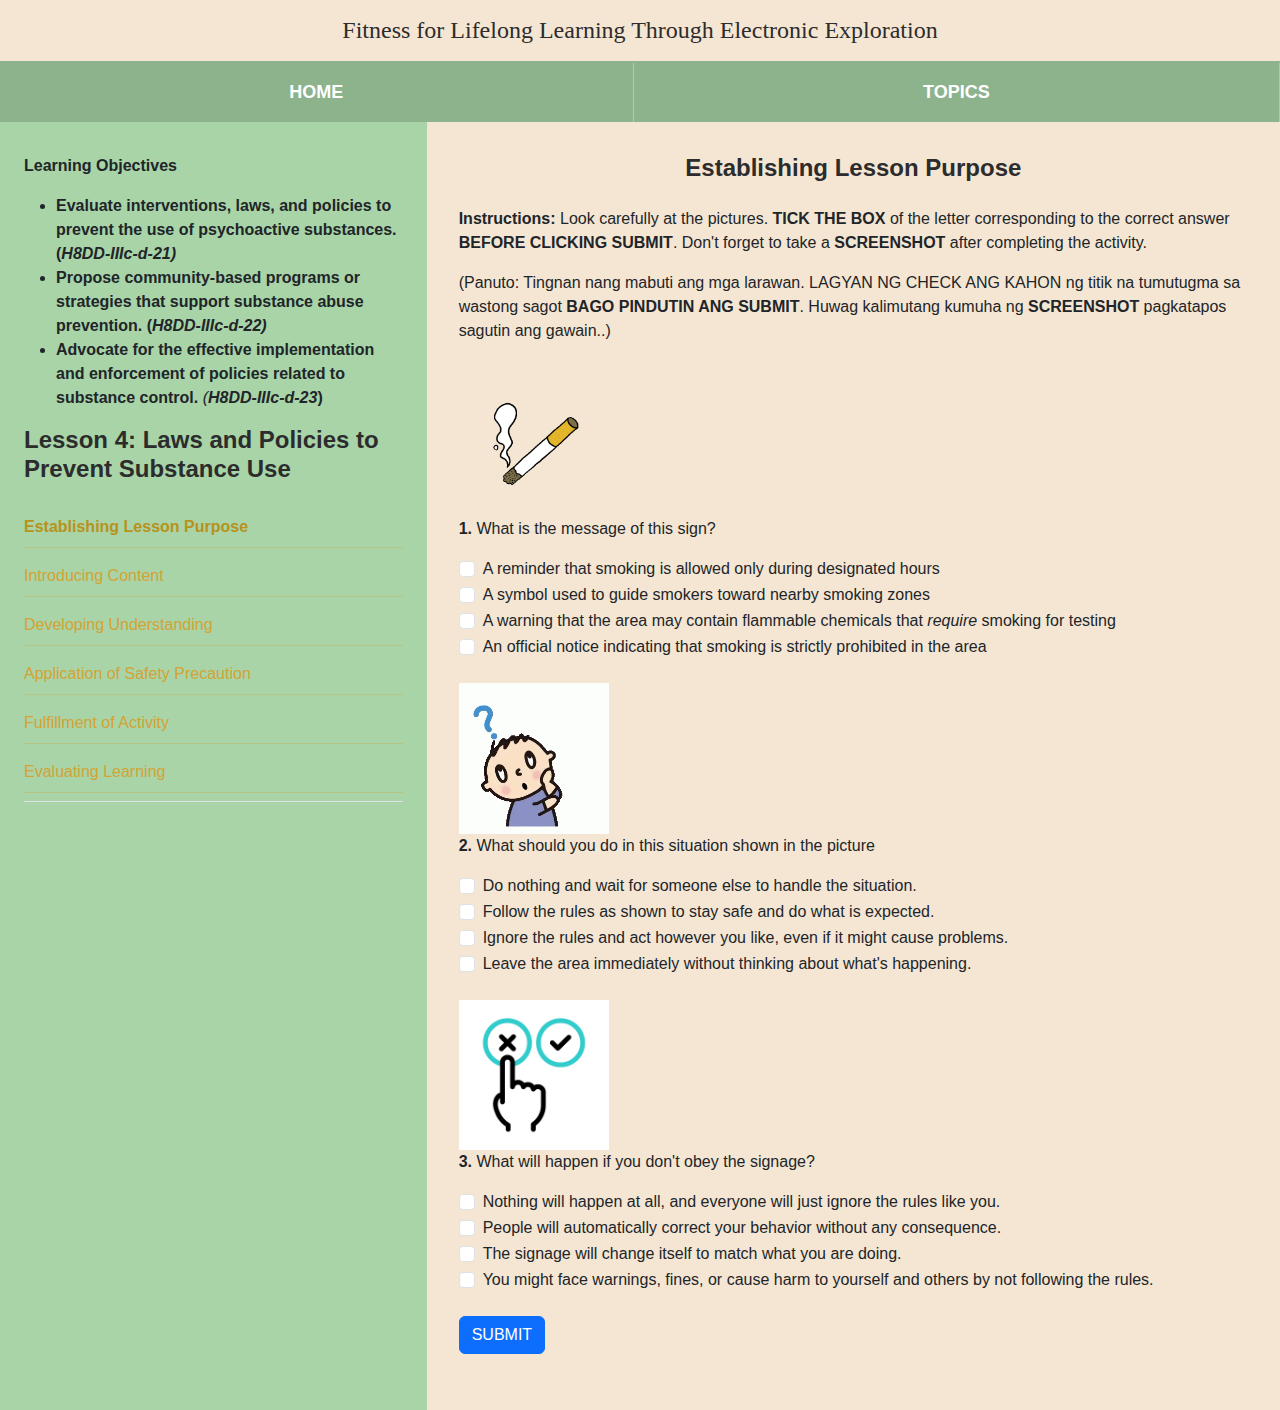
<file: lesson-4.html>
<!DOCTYPE html>
<html lang="en">

<head>
    <meta charset="UTF-8">
    <meta name="viewport" content="width=device-width, initial-scale=1.0">
    <title>Lesson 4: Laws and Policies to Prevent Substance Use - Fitness for Lifelong Learning</title>
    <link href="https://cdnjs.cloudflare.com/ajax/libs/bootstrap/5.3.2/css/bootstrap.min.css" rel="stylesheet">
    <link rel="stylesheet" href="css/lessons.css">
</head>

<body>
    <!-- Header -->
    <header class="header">
        <h1 class="header-title">Fitness for Lifelong Learning Through Electronic Exploration</h1>
    </header>

    <!-- Navigation -->
    <nav class="navbar navbar-expand-md custom-navbar">
        <div class="container-fluid px-0">
            <div class="navbar-nav w-100 d-flex flex-md-row">
                <div class="nav-item flex-fill">
                    <a class="nav-link" id="nav-tab" href="index.html">HOME</a>
                </div>
                <div class="nav-item flex-fill dropdown">
                    <a class="nav-link" id="nav-tab" href="#" role="button" data-bs-toggle="dropdown">TOPICS</a>
                    <ul class="dropdown-menu">
                        <li><a class="dropdown-item" href="lesson-1.html">Lesson 1: Healthy Habits</a></li>
                        <li><a class="dropdown-item" href="lesson-2.html">Lesson 2: Individual & Dual Sports</a></li>
                        <li><a class="dropdown-item" href="lesson-3.html">Lesson 3: Psychoactive Substances</a></li>
                        <li><a class="dropdown-item" href="lesson-4.html">Lesson 4: Laws and Policies to Prevent
                                Substance Use</a></li>
                    </ul>
                </div>
            </div>
        </div>
    </nav>

    <!-- Main Layout -->
    <div class="container-fluid p-0">
        <div class="row g-0" style="height: 100%;">
            <!-- Sidebar -->
            <div class="col-lg-4 col-xl-4">
                <aside class="sidebar">
                    <p><strong>Learning Objectives</strong></p>
                    <ul>
                        <li><strong>Evaluate interventions, laws, and policies to prevent the use of psychoactive
                                substances.
                                (<em>H8DD-IIIc-d-21)</em></strong></li>
                        <li><strong>Propose community-based programs or strategies that support substance abuse
                                prevention.
                                (<em>H8DD-IIIc-d-22)</em></strong></li>
                        <li><strong>Advocate for the effective implementation and enforcement of policies related to
                                substance control.</strong><em> (<strong>H8DD-IIIc-d-23</strong></em><strong>)</strong>
                        </li>
                    </ul>
                    <h2 class="lesson-title">Lesson 4: Laws and Policies to Prevent Substance Use</h2>
                    <nav class="nav nav-tabs flex-column">
                        <a class="lesson-section active" data-bs-toggle="tab" href="#tab1">Establishing Lesson
                            Purpose</a>
                        <a class="lesson-section" data-bs-toggle="tab" href="#tab2">Introducing Content</a>
                        <a class="lesson-section" data-bs-toggle="tab" href="#tab3">Developing Understanding</a>
                        <a class="lesson-section" data-bs-toggle="tab" href="#tab4">Application of Safety Precaution</a>
                        <a class="lesson-section" data-bs-toggle="tab" href="#tab5">Fulfillment of Activity</a>
                        <a class="lesson-section" data-bs-toggle="tab" href="#tab6">Evaluating Learning</a>
                    </nav>
                </aside>
            </div>

            <div class="col-lg-8 col-xl-8">
                <div class="tab-content">
                    <div class="tab-pane fade show active" id="tab1">
                        <main class="main-content">
                            <h1 class="content-title">Establishing Lesson Purpose</h1>

                            <p><strong class="underline">Instructions:</strong> Look carefully at the pictures.
                                <strong>TICK THE BOX</strong> of the letter corresponding to the correct answer
                                <strong>BEFORE CLICKING SUBMIT</strong>. Don't forget to take a
                                <strong>SCREENSHOT</strong> after completing the activity.
                            </p>
                            <p>(Panuto: Tingnan nang mabuti ang mga larawan. LAGYAN NG CHECK ANG KAHON ng titik na
                                tumutugma sa wastong sagot <strong>BAGO PINDUTIN ANG SUBMIT</strong>. Huwag kalimutang
                                kumuha ng <strong>SCREENSHOT</strong> pagkatapos sagutin ang gawain..)</p>

                            <div class="my-4">
                                <form id="quizForm">
                                    <div class="mb-4">
                                        <img src="img/lesson-4-1.gif" alt="" class="img-fluid"
                                            style="max-width: 150px;">
                                        <p><strong>1.</strong> What is the message of this sign?</p>
                                        <div class="form-check">
                                            <input class="form-check-input" type="checkbox" name="q1" value="1"
                                                id="q1a">
                                            <label class="form-check-label" for="q1a">
                                                A reminder that smoking is allowed only during designated hours
                                            </label>
                                        </div>
                                        <div class="form-check">
                                            <input class="form-check-input" type="checkbox" name="q1" value="2"
                                                id="q1b">
                                            <label class="form-check-label" for="q1b">
                                                A symbol used to guide smokers toward nearby smoking zones
                                            </label>
                                        </div>
                                        <div class="form-check">
                                            <input class="form-check-input" type="checkbox" name="q1" value="3"
                                                id="q1c">
                                            <label class="form-check-label" for="q1c">
                                                A warning that the area may contain flammable chemicals that
                                                <em>require</em> smoking for testing
                                            </label>
                                        </div>
                                        <div class="form-check">
                                            <input class="form-check-input" type="checkbox" name="q1" value="4"
                                                id="q1d">
                                            <label class="form-check-label" for="q1d">
                                                An official notice indicating that smoking is strictly prohibited in the
                                                area
                                            </label>
                                        </div>
                                        <div id="result1" class="mt-2"></div>
                                    </div>

                                    <div class="mb-4">
                                        <img src="img/lesson-4-2.gif" alt="" class="img-fluid"
                                            style="max-width: 150px;">
                                        <p><strong>2.</strong> What should you do in this situation shown in the picture
                                        </p>
                                        <div class="form-check">
                                            <input class="form-check-input" type="checkbox" name="q2" value="1"
                                                id="q2a">
                                            <label class="form-check-label" for="q2a">
                                                Do nothing and wait for someone else to handle the situation.
                                            </label>
                                        </div>
                                        <div class="form-check">
                                            <input class="form-check-input" type="checkbox" name="q2" value="2"
                                                id="q2b">
                                            <label class="form-check-label" for="q2b">
                                                Follow the rules as shown to stay safe and do what is expected.
                                            </label>
                                        </div>
                                        <div class="form-check">
                                            <input class="form-check-input" type="checkbox" name="q2" value="3"
                                                id="q2c">
                                            <label class="form-check-label" for="q2c">
                                                Ignore the rules and act however you like, even if it might cause
                                                problems.
                                            </label>
                                        </div>
                                        <div class="form-check">
                                            <input class="form-check-input" type="checkbox" name="q2" value="4"
                                                id="q2d">
                                            <label class="form-check-label" for="q2d">
                                                Leave the area immediately without thinking about what's happening.
                                            </label>
                                        </div>
                                        <div id="result2" class="mt-2"></div>
                                    </div>

                                    <div class="mb-4">
                                        <img src="img/lesson-4-3.gif" alt="" class="img-fluid"
                                            style="max-width: 150px;">
                                        <p><strong>3.</strong> What will happen if you don't obey the signage?</p>
                                        <div class="form-check">
                                            <input class="form-check-input" type="checkbox" name="q3" value="1"
                                                id="q3a">
                                            <label class="form-check-label" for="q3a">
                                                Nothing will happen at all, and everyone will just ignore the rules like
                                                you.
                                            </label>
                                        </div>
                                        <div class="form-check">
                                            <input class="form-check-input" type="checkbox" name="q3" value="2"
                                                id="q3b">
                                            <label class="form-check-label" for="q3b">
                                                People will automatically correct your behavior without any consequence.
                                            </label>
                                        </div>
                                        <div class="form-check">
                                            <input class="form-check-input" type="checkbox" name="q3" value="3"
                                                id="q3c">
                                            <label class="form-check-label" for="q3c">
                                                The signage will change itself to match what you are doing.
                                            </label>
                                        </div>
                                        <div class="form-check">
                                            <input class="form-check-input" type="checkbox" name="q3" value="4"
                                                id="q3d">
                                            <label class="form-check-label" for="q3d">
                                                You might face warnings, fines, or cause harm to yourself and others by
                                                not following the rules.
                                            </label>
                                        </div>
                                        <div id="result3" class="mt-2"></div>
                                    </div>

                                    <button type="submit" class="btn btn-primary">SUBMIT</button>
                                    <div id="overallResult" class="mt-3"></div>
                                </form>
                            </div>

                        </main>
                    </div>
                    <div class="tab-pane fade" id="tab2">
                        <main class="main-content">
                            <h1 class="content-title">Introducing Content</h1>

                            <h4><strong>Understanding Key Terms</strong></h4>
                            <p><strong>Instructions:</strong> In your notebook, answer each question with at least three
                                sentences.</p>
                            <p><strong>(Panuto:</strong> Sa iyong kuwaderno, sagutin ang bawat tanong nang hindi bababa
                                sa tatlong pangungusap.</p>

                            <p><strong>1.</strong> What did you realize about the purpose of signages and safety rules
                                based on the previous activity?</p>
                            <p><strong>2.</strong> How do these rules help protect people from danger or harm?</p>
                            <p><strong>3.</strong> Why is it important for communities (like schools, barangays, and
                                families) to set clear guidelines about harmful substances?</p>
                            <p><strong>4.</strong> In your own opinion, why should young people learn about the dangers
                                of substance use early?</p>

                        </main>
                    </div>
                    <div class="tab-pane fade" id="tab3">
                        <main class="main-content">
                            <h1 class="content-title">Developing Understanding</h1>

                            <h4><strong>Laws and Policies to Prevent Substance Use</strong></h4>

                            <p><strong>Drug abuse</strong> is <em>a critical issue that affects individuals, families,
                                    and
                                    communities worldwide</em>. Addressing this challenge requires a <em>comprehensive,
                                    multi-faceted approach</em>. This conceptual framework outlines key strategies and
                                programs implemented to prevent and control drug abuse through the engagement of
                                families,
                                schools, youth, and communities. By empowering parents, leveraging the influence of
                                senior
                                citizens, mobilizing youth, and strengthening community-based interventions, this
                                framework
                                aims to create a cohesive and sustainable defense against drug abuse.</p>

                            <h5><strong>1. Family as First Line of Defense-</strong></h5>
                            <p>The family plays the most important role in protecting children and youth from drug
                                abuse.
                                Parents, guardians, and family members are the first influence on a child's behavior,
                                values, and decision-making. A strong, supportive family helps reduce the risk of drug
                                use
                                and other risky behaviors.</p>

                            <p><strong>Systematic Training for Effective Parenting (STEP) -</strong> This program equips
                                parents with the knowledge and skills they need to raise responsible and resilient
                                children.
                                It has three main components:</p>
                            <ol type="a">
                                <li>Parents attend workshops or seminars on communication, discipline, and empathy.
                                    These
                                    sessions help build trust, understanding, and open communication between parents and
                                    children. When parents and children have a good relationship, the child feels
                                    supported
                                    and less likely to engage in drug use.</li>
                                <li>Parents are given learning materials about the dangers of drugs, peer pressure, and
                                    how
                                    to guide their children wisely. This helps families make better, informed decisions
                                    and
                                    recognize early warning signs of drug abuse.</li>
                                <li>Parents and youth come together through associations or community groups. They share
                                    experiences, support one another, and organize activities promoting healthy
                                    lifestyles.
                                    This builds a network of support that helps sustain prevention efforts and keeps
                                    families' drug-free. When families are educated, trained, and connected, they become
                                    stronger and more capable of preventing drug abuse.</li>
                            </ol>

                            <h5><strong>2. Senior Citizens as Advocates -</strong></h5>
                            <p>Senior citizens are viewed as influential figures in the community. Because of their
                                experience, wisdom, and respect from others, they can serve as advocates for drug abuse
                                prevention.</p>
                            <ol type="a">
                                <li>Senior citizens are trained to speak up, educate others, and spread awareness about
                                    the
                                    dangers of drug use. They learn how to effectively communicate prevention messages
                                    and
                                    influence others positively. Once trained, they can reach out to families, schools,
                                    and
                                    other groups to educate and engage the community about staying drug-free.</li>
                                <li>Senior citizens participate actively in local programs, events, and initiatives
                                    related
                                    to drug prevention. They collaborate with other community members to strengthen the
                                    collective response to drug issues. Their involvement encourages younger generations
                                    and
                                    families to choose healthy, drug-free behaviors and build supportive environments.
                                </li>
                            </ol>

                            <h5><strong>3. Schools and Youth Engagement -- Barkada Kontra Droga -</strong></h5>
                            <p>This part focuses on school-based programs that empower young people to take part in drug
                                prevention efforts.</p>
                            <ol type="a">
                                <li>Students form peer groups (like Barkada Kontra Droga) that promote a drug-free
                                    lifestyle. These groups encourage one another to make healthy choices and create a
                                    support network among friends. Through peer influence, they spread awareness and
                                    discourage drug use within their circles.</li>
                                <li>The National Drug Education Program (NDEP) is integrated into school lessons. It
                                    provides students with accurate information about drugs, their harmful effects, and
                                    ways
                                    to resist peer pressure. This leads to informed and responsible youth who understand
                                    the
                                    importance of staying drug-free.</li>
                                <li>Students are trained in decision-making, communication, problem-solving, and coping
                                    skills. These life skills help them manage stress, avoid risky behavior, and make
                                    wise
                                    choices. As a result, youth become confident and empowered to lead positive,
                                    drug-free
                                    lives.</li>
                            </ol>

                            <h5><strong>4. Schools and Youth Engagement -- National Youth Congress -</strong></h5>
                            <p>This slide focuses on nationwide youth programs that strengthen collaboration and
                                consistency
                                in drug prevention.</p>
                            <ol type="a">
                                <li>The National Youth Congress gathers young leaders from different regions. They share
                                    experiences, discuss issues, and plan strategies for drug prevention in their
                                    schools
                                    and communities. This promotes teamwork and cooperation among youth organizations
                                    nationwide.</li>
                                <li>Students and youth leaders receive standardized training on leadership, advocacy,
                                    and
                                    anti-drug campaigns. This ensures that prevention programs across schools follow the
                                    same high-quality standards. The goal is to sustain consistent and effective
                                    programs
                                    that reach more students and communities. Through education, leadership, peer
                                    involvement, and nationwide collaboration, schools help shape responsible and
                                    empowered
                                    young citizens who serve as advocates of a drug-free nation.</li>
                            </ol>

                            <h5><strong>5. Schools and Youth Engagement -</strong></h5>
                            <p>This approach recognizes that young people are key partners in preventing drug abuse. By
                                engaging them through schools, media, and events, the program aims to build awareness
                                and
                                encourage positive, drug-free behaviors.</p>
                            <ol type="a">
                                <li>These are educational and motivational videos that raise awareness about the dangers
                                    of
                                    drug abuse. They use relatable stories and visuals to help students understand
                                    real-life
                                    consequences and make informed decisions. Films serve as powerful tools for teaching
                                    students about the importance of staying drug-free and building a culture of
                                    prevention
                                    within schools.</li>
                                <li>These are interactive and creative events designed to attract and engage youth.
                                    Through
                                    music, art, and performances, young people are encouraged to express themselves
                                    positively and take part in anti-drug campaigns. These activities make prevention
                                    efforts fun, meaningful, and youth-led, motivating students to become advocates for
                                    drug-free living.</li>
                            </ol>

                            <h5><strong>6. Community-Based and Workplace Interventions -- Training for Local Leaders
                                    -</strong></h5>
                            <p>This part of the framework emphasizes the role of local leaders, organizations, and
                                workplaces in creating safe, drug-free environments. It shows how training and strong
                                governance contribute to long-term prevention and control of drug abuse.</p>
                            <ol type="a">
                                <li>Provides local officials and community leaders with the skills and knowledge to
                                    manage
                                    anti-drug programs effectively. Encourages proactive leadership in implementing
                                    policies
                                    and coordinating efforts. Well-trained leaders can organize, monitor, and sustain
                                    community-based drug prevention initiatives more efficiently.</li>
                                <li>Focuses on empowering local anti-drug councils (such as Barangay Anti-Drug Abuse
                                    Councils) to function effectively. Promotes teamwork among community sectors, law
                                    enforcement, and health organizations. Strengthened councils can plan and carry out
                                    comprehensive activities addressing prevention, rehabilitation, and reintegration.
                                </li>
                                <li>These are initiatives to identify, monitor, and clear drug-affected areas or
                                    workplaces
                                    through coordinated efforts. It includes law enforcement support and community
                                    rehabilitation activities. By clearing drug-affected areas, communities become more
                                    secure, resilient, and conducive to healthy living.</li>
                            </ol>

                            <h5><strong>7. Community-Based and Workplace Interventions -- Urban Poor Against Drugs
                                    -</strong></h5>
                            <p>This approach recognizes that urban poor communities are often more vulnerable to
                                drug-related problems due to social and economic challenges. The framework aims to
                                empower
                                these communities through skill development and positive engagement.</p>
                            <ol type="a">
                                <li>Involves training and empowering community members especially the urban poor to gain
                                    skills, knowledge, and confidence to participate in anti-drug efforts. This includes
                                    livelihood programs, leadership workshops, and skills training to help improve
                                    living
                                    conditions. When people are equipped with the right skills and opportunities, they
                                    become self-reliant, resilient, and more capable of resisting the lure of illegal
                                    drugs.
                                </li>
                                <li>Offers productive, recreational, and educational activities that provide positive
                                    alternatives to drug use. Examples include sports, arts, cultural events, and
                                    community
                                    service programs. These activities keep individuals, especially youth, actively
                                    involved
                                    in meaningful pursuits, reducing the risk of drug involvement and promoting physical
                                    and
                                    mental well-being.</li>
                            </ol>

                            <h5><strong>8. Community-Based and Workplace Interventions -- Treatment and Rehabilitation
                                    -</strong></h5>
                            <p>This part of the framework emphasizes the support and recovery of individuals who have
                                already been affected by drug abuse. It highlights a holistic approach that combines
                                medical, psychological, and therapeutic services to help people overcome addiction and
                                reintegrate into society.</p>
                            <ol type="a">
                                <li>Uses approved medications to help manage cravings and withdrawal symptoms during
                                    recovery. This medical approach makes it easier for individuals to transition away
                                    from
                                    drug dependence safely. Helps ensure that the withdrawal process is controlled and
                                    less
                                    physically stressful, increasing the chances of successful recovery.</li>
                                <li>Focuses on the safe removal of harmful substances from the body under medical
                                    supervision. It is often the first step in the treatment process. Ensures that
                                    individuals go through withdrawal in a monitored, safe environment, reducing the
                                    risk of
                                    relapse or medical complications.</li>
                                <li>Provides psychological and emotional support to address the underlying causes of
                                    addiction. Includes individual counseling, group therapy, and family sessions to
                                    help
                                    rebuild relationships and promote mental health. Offers continuous guidance,
                                    motivation,
                                    and coping strategies, helping individuals maintain sobriety and improve their
                                    overall
                                    well-being.</li>
                            </ol>

                            <h5><strong>8. Community-Based and Workplace Interventions -- Reintegration and Support
                                    -</strong></h5>
                            <p>This part emphasizes the long-term recovery and reintegration of individuals who have
                                undergone treatment for drug abuse. It shows how community care, health services, and
                                livelihood opportunities help recovering individuals return to society as healthy,
                                productive members.</p>
                            <ol type="a">
                                <li>Focuses on continuing support and monitoring of recovering individuals within their
                                    homes and communities. Family involvement is essential to maintain progress and
                                    prevent
                                    relapse. With community and family participation, individuals feel accepted and
                                    supported, making their recovery more stable and sustainable.</li>
                                <li>Ensures access to medical, psychological, and social health services for recovering
                                    drug
                                    dependents. This holistic approach addresses both physical and mental health needs.
                                    By
                                    integrating various health services, recovery becomes well-rounded and continuous,
                                    reducing the risk of relapse.</li>
                                <li>Provides skills training, livelihood programs, and employment opportunities for
                                    former
                                    drug users. Aims to restore their confidence and productivity so they can contribute
                                    positively to society. Equipping them with livelihood skills helps achieve economic
                                    independence and long-term recovery success.</li>
                            </ol>

                            <h4 class="mt-5"><strong>Laws and Policies to Prevent Substance Use</strong></h4>
                            <p><strong>1. The Tobacco Regulation Act (RA 9211) -</strong> <em>restricts public smoking,
                                    advertising, and sales to minors.</em> It also mandates <em>graphic health
                                    warnings</em>. Additional laws cover areas like packaging, e-cigarettes, and
                                interactions with the tobacco industry, showing the Philippines' commitment to
                                protecting
                                public health from tobacco-related risks. Its purpose is to protect public health and
                                reduce
                                tobacco-related diseases by discouraging smoking, especially among youth.</p>

                            <p><strong>2. Comprehensive Dangerous Drugs Act of 2002 (RA 9165) -</strong> is a law that
                                aims
                                to control and regulate dangerous drugs in the country. This also establishes measures
                                for
                                drug prevention, enforcement, and treatment. Promotes education, community involvement,
                                and
                                rehabilitation programs for users. Its purpose is to combat illegal drug use and
                                trafficking
                                while also providing support for recovery and reintegration.</p>

                        </main>
                    </div>
                    <div class="tab-pane fade" id="tab4">
                        <main class="main-content">
                            <h1 class="content-title">Application of Safety Precaution</h1>

                            <h4><strong>Safe or Unsafe? What Should You Do?</strong></h4>
                            <p><strong>Instructions:</strong> Read each scenario carefully. Then answer the guide
                                questions that follow. Write your answers in complete sentences.</p>
                            <p><strong>(Panuto:</strong> Basahin at unawain nang mabuti ang bawat sitwasyon (scenario).
                                Pagkatapos, sagutin ang mga gabay na tanong na kasunod nito. Isulat ang inyong mga sagot
                                sa kumpletong pangungusap.)</p>

                            <div class="my-4">
                                <h5><strong>Scenario 1: The Temptation at the Waiting Shed</strong></h5>
                                <p>You are waiting for a tricycle when you notice two older teens vaping beside you. The
                                    wind is blowing their vape smoke toward your direction. They offer you to try it
                                    "just once."</p>
                                <p><strong>Questions:</strong></p>
                                <ol>
                                    <li>What safety precaution should you take in this situation?</li>
                                    <li>What are the possible risks if you stay?</li>
                                    <li>What is the best action you can do to protect yourself?</li>
                                </ol>

                                <h5><strong>Scenario 2: Peer Pressure at the Party</strong></h5>
                                <p>Your friend invites you to a birthday celebration. In a corner, you see some
                                    teenagers secretly drinking alcohol. One of them jokingly says, "Walang masama kung
                                    sumubok ka."</p>
                                <p><strong>Questions:</strong></p>
                                <ol>
                                    <li>What risks are present in this situation?</li>
                                    <li>What safety precaution will help you avoid danger?</li>
                                    <li>How can you refuse without causing conflict?</li>
                                </ol>

                                <h5><strong>Scenario 3: Warning Sign Ignored</strong></h5>
                                <p>There is a "No Smoking / Drug-Free Zone" sign near the school gate. You witness a
                                    student ignoring it and lighting a cigarette anyway.</p>
                                <p><strong>Questions:</strong></p>
                                <ol>
                                    <li>What rule or safety precaution is being violated?</li>
                                    <li>Why is this rule important?</li>
                                    <li>What responsible action can you take (without putting yourself in harm)?</li>
                                </ol>
                            </div>

                        </main>
                    </div>
                    <div class="tab-pane fade" id="tab5">
                        <main class="main-content">
                            <h1 class="content-title">Fulfillment of Activity</h1>

                            <h4><strong>My Drug-Free Shield</strong></h4>
                            <p><strong>Instructions:</strong> In a short bond paper, draw and design a shield that
                                represents protection against drug use. Include symbols, words, or images that convey
                                messages of strength, resilience, prevention, and healthy living.</p>
                            <p><strong>(Panuto:</strong> Gamit ang short bond paper, gumuhit at magdisenyo ang iyong
                                sariling kalasag na proteksyon laban sa droga. Ilagay ang mga simbolo, salita, o larawan
                                na nagpapakita ng lakas, tatag, pag-iwas sa droga, at malusog na pamumuhay.</p>

                            <table class="table table-bordered">
                                <thead>
                                    <tr>
                                        <th>Criteria</th>
                                        <th>Excellent (5 pts)</th>
                                        <th>Good (4 pts)</th>
                                        <th>Okay (3 pts)</th>
                                        <th>Needs Work (2 pts)</th>
                                    </tr>
                                </thead>
                                <tbody>
                                    <tr>
                                        <td>Creativity & Design</td>
                                        <td>Very creative and looks great!</td>
                                        <td>Somewhat creative and nice to look at</td>
                                        <td>A little creative, simple design</td>
                                        <td>Not creative or messy</td>
                                    </tr>
                                    <tr>
                                        <td>Symbols & Images</td>
                                        <td>Uses many symbols/images showing strength, resilience, prevention, and
                                            healthy living</td>
                                        <td>Uses some symbols/images showing most messages</td>
                                        <td>Uses few symbols/images, message is a bit clear</td>
                                        <td>Symbols/images are missing or confusing</td>
                                    </tr>
                                    <tr>
                                        <td>Message Against Drugs</td>
                                        <td>Very clear and easy to understand</td>
                                        <td>Mostly clear</td>
                                        <td>Somewhat clear</td>
                                        <td>Hard to understand</td>
                                    </tr>
                                </tbody>
                            </table>

                        </main>
                    </div>
                    <div class="tab-pane fade" id="tab6">
                        <main class="main-content">
                            <h1 class="content-title">Evaluating Learning</h1>

                            <p><strong>Instructions:</strong> Read each item carefully and choose the letter of the
                                correct answer. Write your answers in your notebook.</p>

                            <div class="my-3">
                                <p><strong>1. Which group is considered the first line of defense against drug
                                        abuse?</strong></p>
                                <p><strong>A.</strong> Family</p>
                                <p><strong>B.</strong> Government</p>
                                <p><strong>C.</strong> Schools</p>
                                <p><strong>D.</strong> Youth organizations</p>

                                <p><strong>2. The STEP (Systematic Training for Effective Parenting) program is designed
                                        to:</strong></p>
                                <p><strong>A.</strong> Equip parents with knowledge and skills to raise responsible and
                                    resilient children</p>
                                <p><strong>B.</strong> Provide counseling to recovering drug users</p>
                                <p><strong>C.</strong> Teach parents how to discipline children through strict rules
                                    only</p>
                                <p><strong>D.</strong> Train youth to advocate against drugs</p>

                                <p><strong>3.</strong> A strong, supportive family can reduce a child's risk of drug use
                                    because:</p>
                                <p><strong>A.</strong> Children will not be influenced by peers</p>
                                <p><strong>B.</strong> Children feel supported, valued, and guided in making good
                                    decisions</p>
                                <p><strong>C.</strong> Parents control all aspects of the child's life</p>
                                <p><strong>D.</strong> Schools provide all the necessary education</p>

                                <p><strong>4.</strong> Senior citizens can effectively help in drug prevention by:</p>
                                <p><strong>A.</strong> Enforcing laws on drug use</p>
                                <p><strong>B.</strong> Giving advice based on their experience and educating the
                                    community</p>
                                <p><strong>C.</strong> Organizing peer groups in schools</p>
                                <p><strong>D.</strong> Providing life skills training to youth</p>

                                <p><strong>5.</strong> Maria noticed that her friend is often pressured by classmates to
                                    try cigarettes. Which school-based program can help her resist peer pressure and
                                    make informed decisions?</p>
                                <p><strong>A.</strong> Barkada Kontra Droga</p>
                                <p><strong>D.</strong> Drug-Clearing Programs</p>
                                <p><strong>B.</strong> STEP Parenting Program</p>
                                <p><strong>C.</strong> Urban Poor Against Drugs</p>

                                <p><strong>6. Life skills training for youth includes:</strong></p>
                                <p><strong>A.</strong> Decision-making, communication, problem-solving, and coping
                                    skills</p>
                                <p><strong>B.</strong> Leadership only for adults</p>
                                <p><strong>C.</strong> Learning to avoid friends</p>
                                <p><strong>D.</strong> Taking medication for withdrawal</p>

                                <p><strong>7.</strong> Juan is a recovering drug user. He receives counseling, skills
                                    training, and support from his community to return to work and school. Which part of
                                    the prevention framework is this an example of?</p>
                                <p><strong>A.</strong> Barkada Kontra Droga</p>
                                <p><strong>B.</strong> STEP Parenting Program</p>
                                <p><strong>C.</strong> Treatment and Rehabilitation -- Reintegration and Support</p>
                                <p><strong>D.</strong> Urban Poor Against Drugs</p>

                                <p><strong>8.</strong> Which of the following best describes the Tobacco Regulation Act
                                    (RA 9211)?</p>
                                <p><strong>A.</strong> A community rehabilitation initiative</p>
                                <p><strong>B.</strong> A law restricting public smoking, advertising, and sales to
                                    minors</p>
                                <p><strong>C.</strong> A law that allows minors to use tobacco under supervision</p>
                                <p><strong>D.</strong> A program to teach youth life skills</p>

                                <p><strong>9.</strong> Which law aims to control illegal drugs while also supporting
                                    rehabilitation and reintegration of users?</p>
                                <p><strong>A.</strong> Comprehensive Dangerous Drugs Act of 2002 (RA 9165)</p>
                                <p><strong>B.</strong> National Youth Congress</p>
                                <p><strong>C.</strong> STEP Parenting Program</p>
                                <p><strong>D.</strong> Tobacco Regulation Act (RA 9211)</p>

                                <p><strong>10.</strong> A barangay council organizes livelihood programs, sports
                                    activities, and community projects to empower local residents and prevent drug use.
                                    Which program or approach does this describe?</p>
                                <p><strong>A.</strong> Barkada Kontra Droga</p>
                                <p><strong>B.</strong> National Drug Education Program (NDEP)</p>
                                <p><strong>C.</strong> Urban Poor Against Drugs</p>
                                <p><strong>D.</strong> Senior Citizen Advocacy Training</p>
                            </div>

                        </main>
                    </div>
                </div>
            </div>

            <!-- Main Content -->
            <!-- <div class="col-lg-8 col-xl-8">
                <div class="tab-content">
                    <div class="container tab-pane active" id="tab1">
                        
                    </div>

                    <div class="container tab-pane fade" id="tab2">
                        
                    </div>

                    <div class="container tab-pane fade" id="tab3">
                        
                    </div>

                    <div class="container tab-pane fade" id="tab4">
                        
                    </div>
                </div>
            </div> -->
        </div>
    </div>

    <!-- Bootstrap JS -->
    <script src="https://cdnjs.cloudflare.com/ajax/libs/bootstrap/5.3.2/js/bootstrap.bundle.min.js"></script>

    <script>
        document.getElementById('quizForm').addEventListener('submit', function (e) {
            e.preventDefault();

            // Clear previous results
            document.getElementById('result1').innerHTML = '';
            document.getElementById('result2').innerHTML = '';
            document.getElementById('result3').innerHTML = '';
            document.getElementById('overallResult').innerHTML = '';

            // Correct answers: Q1=4, Q2=2, Q3=4
            const correctAnswers = {
                q1: '4',
                q2: '2',
                q3: '4'
            };

            let score = 0;
            let results = [];

            // Check Question 1
            const q1Checked = document.querySelector('input[name="q1"]:checked');
            if (q1Checked && q1Checked.value === correctAnswers.q1) {
                document.getElementById('result1').innerHTML = '<span class="text-success fw-bold">✓ Correct!</span>';
                score++;
                results.push(true);
            } else if (q1Checked) {
                document.getElementById('result1').innerHTML = '<span class="text-danger fw-bold">✗ Wrong! The correct answer is: An official notice indicating that smoking is strictly prohibited in the area</span>';
                results.push(false);
            } else {
                document.getElementById('result1').innerHTML = '<span class="text-warning fw-bold">⚠ Please select an answer</span>';
                results.push(false);
            }

            // Check Question 2
            const q2Checked = document.querySelector('input[name="q2"]:checked');
            if (q2Checked && q2Checked.value === correctAnswers.q2) {
                document.getElementById('result2').innerHTML = '<span class="text-success fw-bold">✓ Correct!</span>';
                score++;
                results.push(true);
            } else if (q2Checked) {
                document.getElementById('result2').innerHTML = '<span class="text-danger fw-bold">✗ Wrong! The correct answer is: Follow the rules as shown to stay safe and do what is expected.</span>';
                results.push(false);
            } else {
                document.getElementById('result2').innerHTML = '<span class="text-warning fw-bold">⚠ Please select an answer</span>';
                results.push(false);
            }

            // Check Question 3
            const q3Checked = document.querySelector('input[name="q3"]:checked');
            if (q3Checked && q3Checked.value === correctAnswers.q3) {
                document.getElementById('result3').innerHTML = '<span class="text-success fw-bold">✓ Correct!</span>';
                score++;
                results.push(true);
            } else if (q3Checked) {
                document.getElementById('result3').innerHTML = '<span class="text-danger fw-bold">✗ Wrong! The correct answer is: You might face warnings, fines, or cause harm to yourself and others by not following the rules.</span>';
                results.push(false);
            } else {
                document.getElementById('result3').innerHTML = '<span class="text-warning fw-bold">⚠ Please select an answer</span>';
                results.push(false);
            }

            // Overall result
            if (score === 3) {
                document.getElementById('overallResult').innerHTML = '<div class="alert alert-success"><strong>Excellent!</strong> You got all answers correct! (3/3)</div>';
            } else {
                document.getElementById('overallResult').innerHTML = `<div class="alert alert-info"><strong>Your Score:</strong> ${score}/3. Please review the incorrect answers.</div>`;
            }

            // Scroll to results
            document.getElementById('overallResult').scrollIntoView({ behavior: 'smooth', block: 'nearest' });
        });
    </script>
</body>

</html>
</file>
<file: css/lessons.css>
body {
    background-color: #f5e6d3;
    font-family: Arial, sans-serif;
    min-height: 100vh;
}

/* h1 {
            font-family: "Footlight MT", "Times New Roman", serif;
        } */

/* Header */
.header {
    background-color: #f5e6d3;
    padding: 1rem;
    text-align: center;
    border-bottom: 2px solid #8db38d;
}

.header-title {
    font-family: "Footlight MT", "Times New Roman", serif;
    font-size: 1.5rem;
    color: #2c2c2c;
    margin: 0;
    font-weight: normal;
}

/* Custom Navigation */
.custom-navbar {
    background-color: #8db38d;
    padding: 0;
}

.nav-link#nav-tab {
    color: white !important;
    font-weight: bold;
    font-size: 1.125rem;
    padding: 1rem 2rem !important;
    text-align: center;
    border-right: 1px solid rgba(255, 255, 255, 0.3);
    transition: background-color 0.3s ease;
}

.nav-link#nav-tab:hover {
    background-color: rgba(255, 255, 255, 0.1);
    color: white !important;
}

.nav-item:last-child .nav-link {
    border-right: none;
}

/* Sidebar */
.sidebar {
    background-color: #a8d4a8;
    min-height: 100%;
    padding: 2rem 1.5rem;
}

.lesson-title {
    font-size: 1.5rem;
    font-weight: bold;
    color: #2c2c2c;
    margin-bottom: 1.5rem;
}

.lesson-section {
    display: block;
    color: #d4a333;
    text-decoration: none;
    font-size: 1rem;
    margin-bottom: 0.5rem;
    padding: 0.5rem 0;
    border-bottom: 1px solid rgba(212, 163, 51, 0.3);
    transition: color 0.3s ease;
}

.lesson-section:hover {
    color: #b8921a;
}

.lesson-section.active {
    color: #b8921a;
    font-weight: bold;
}

/* Main Content */
.main-content {
    padding: 2rem;
    background-color: #f5e6d3;
    min-height: calc(100vh - 140px);
}

.content-title {
    font-size: 1.5rem;
    font-weight: bold;
    color: #2c2c2c;
    margin-bottom: 1.5rem;
    text-align: center;
}

.instructions {
    font-size: 1rem;
    line-height: 1.6;
    color: #444;
    margin-bottom: 2rem;
}

.riddle-list {
    font-size: 1rem;
    line-height: 1.8;
    color: #444;
    margin-bottom: 2rem;
}

.riddle-item {
    margin-bottom: 0.5rem;
}

.guide-question {
    font-size: 1rem;
    line-height: 1.6;
    color: #444;
    margin-bottom: 1.5rem;
}

.answer-space {
    background-color: white;
    border: 2px solid #8db38d;
    border-radius: 0.5rem;
    padding: 1rem;
    min-height: 120px;
    width: 100%;
    font-size: 1rem;
    resize: vertical;
}

.answer-space:focus {
    outline: none;
    border-color: #6a9f6a;
    box-shadow: 0 0 0 0.2rem rgba(141, 179, 141, 0.25);
}

#btn-green {
    background-color: #8db38d;

}

.bg-ygreen {
    background-color: #EAFFCF;
}

.dropdown-menu {
    background-color: #EAFFCF;

}

.dropdown-item:hover {
    background-color: #6a9f6a;
    color: white;
}

/* Responsive adjustments */
@media (max-width: 768px) {
    .nav-link {
        font-size: 1rem;
        padding: 0.875rem 1rem !important;
        border-right: none;
        border-bottom: 1px solid rgba(255, 255, 255, 0.3);
    }

    .nav-item:last-child .nav-link {
        border-bottom: none;
    }

    .header-title {
        font-size: 1.2rem;
    }

    .sidebar {
        min-height: auto;
        padding: 1.5rem 1rem;
    }

    .main-content {
        padding: 1.5rem 1rem;
    }

    .lesson-title {
        font-size: 1.3rem;
    }

    .content-title {
        font-size: 1.3rem;
    }
}
</file>
